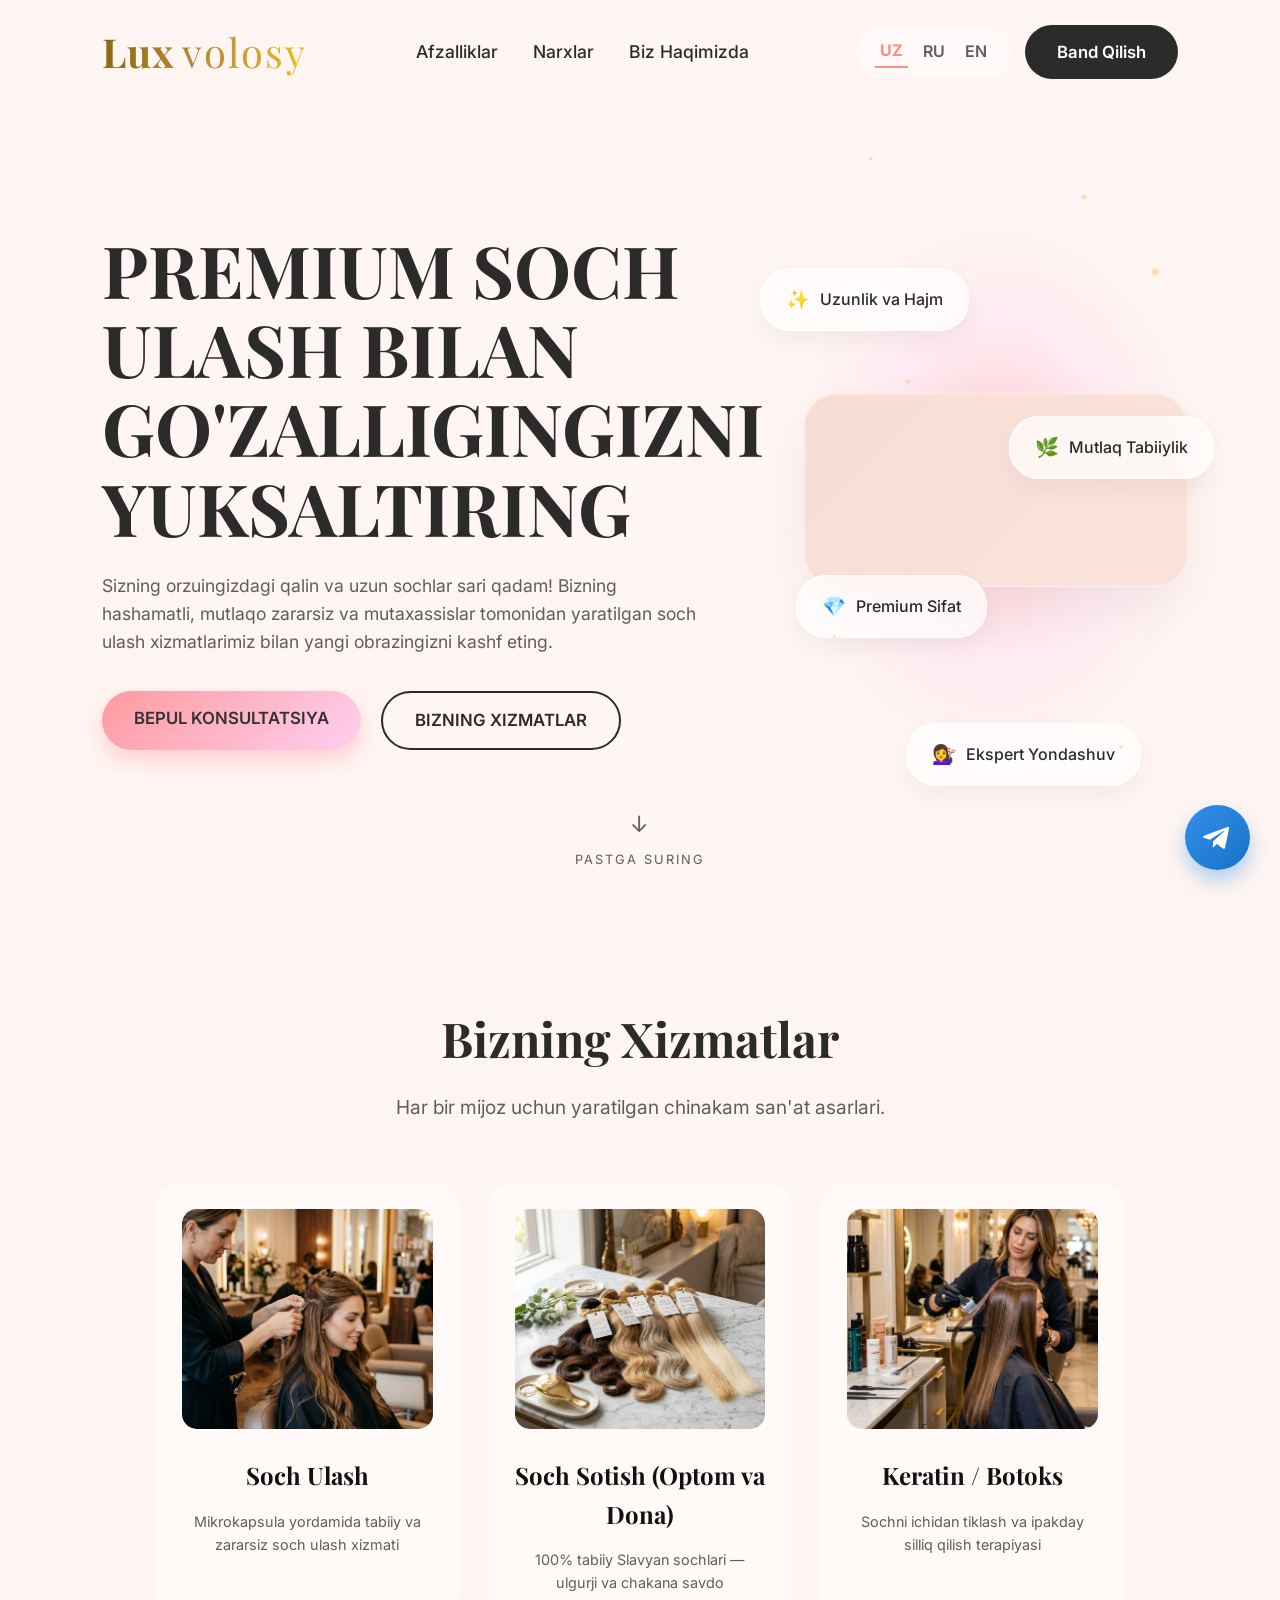
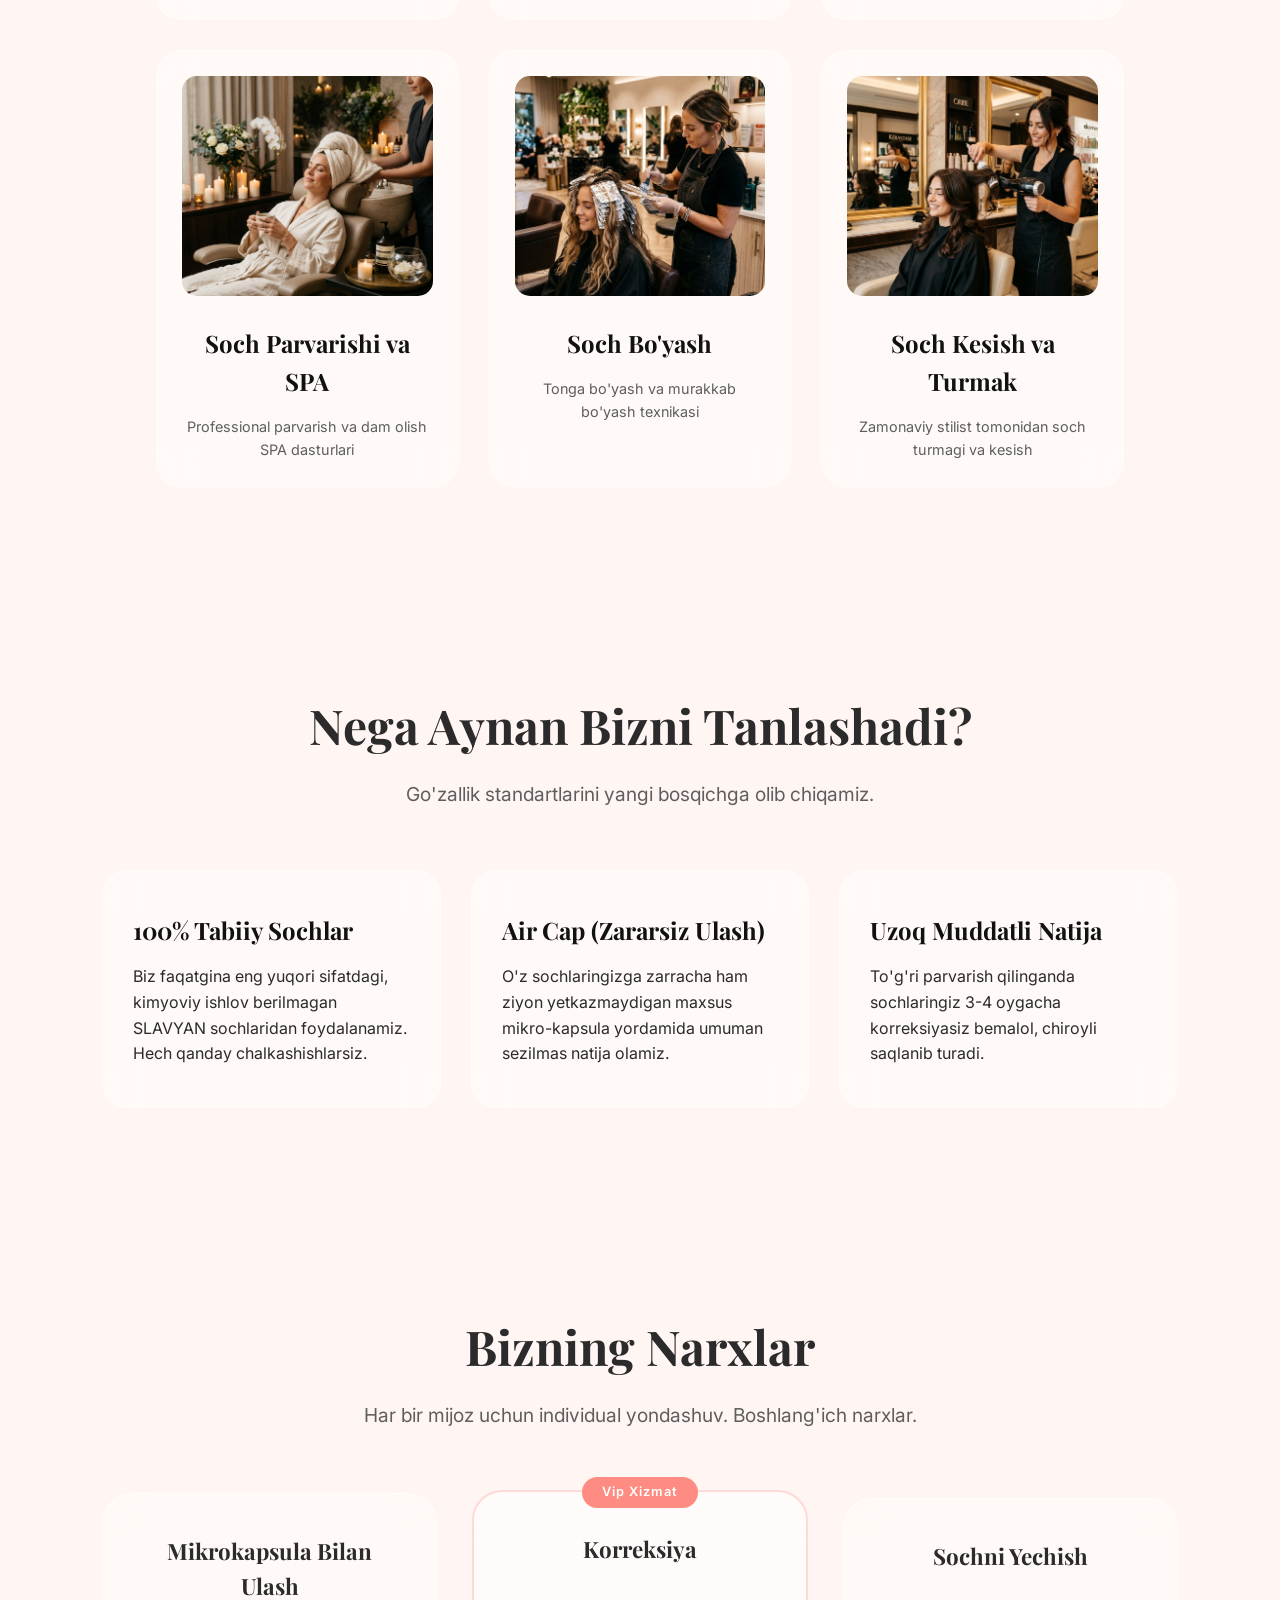
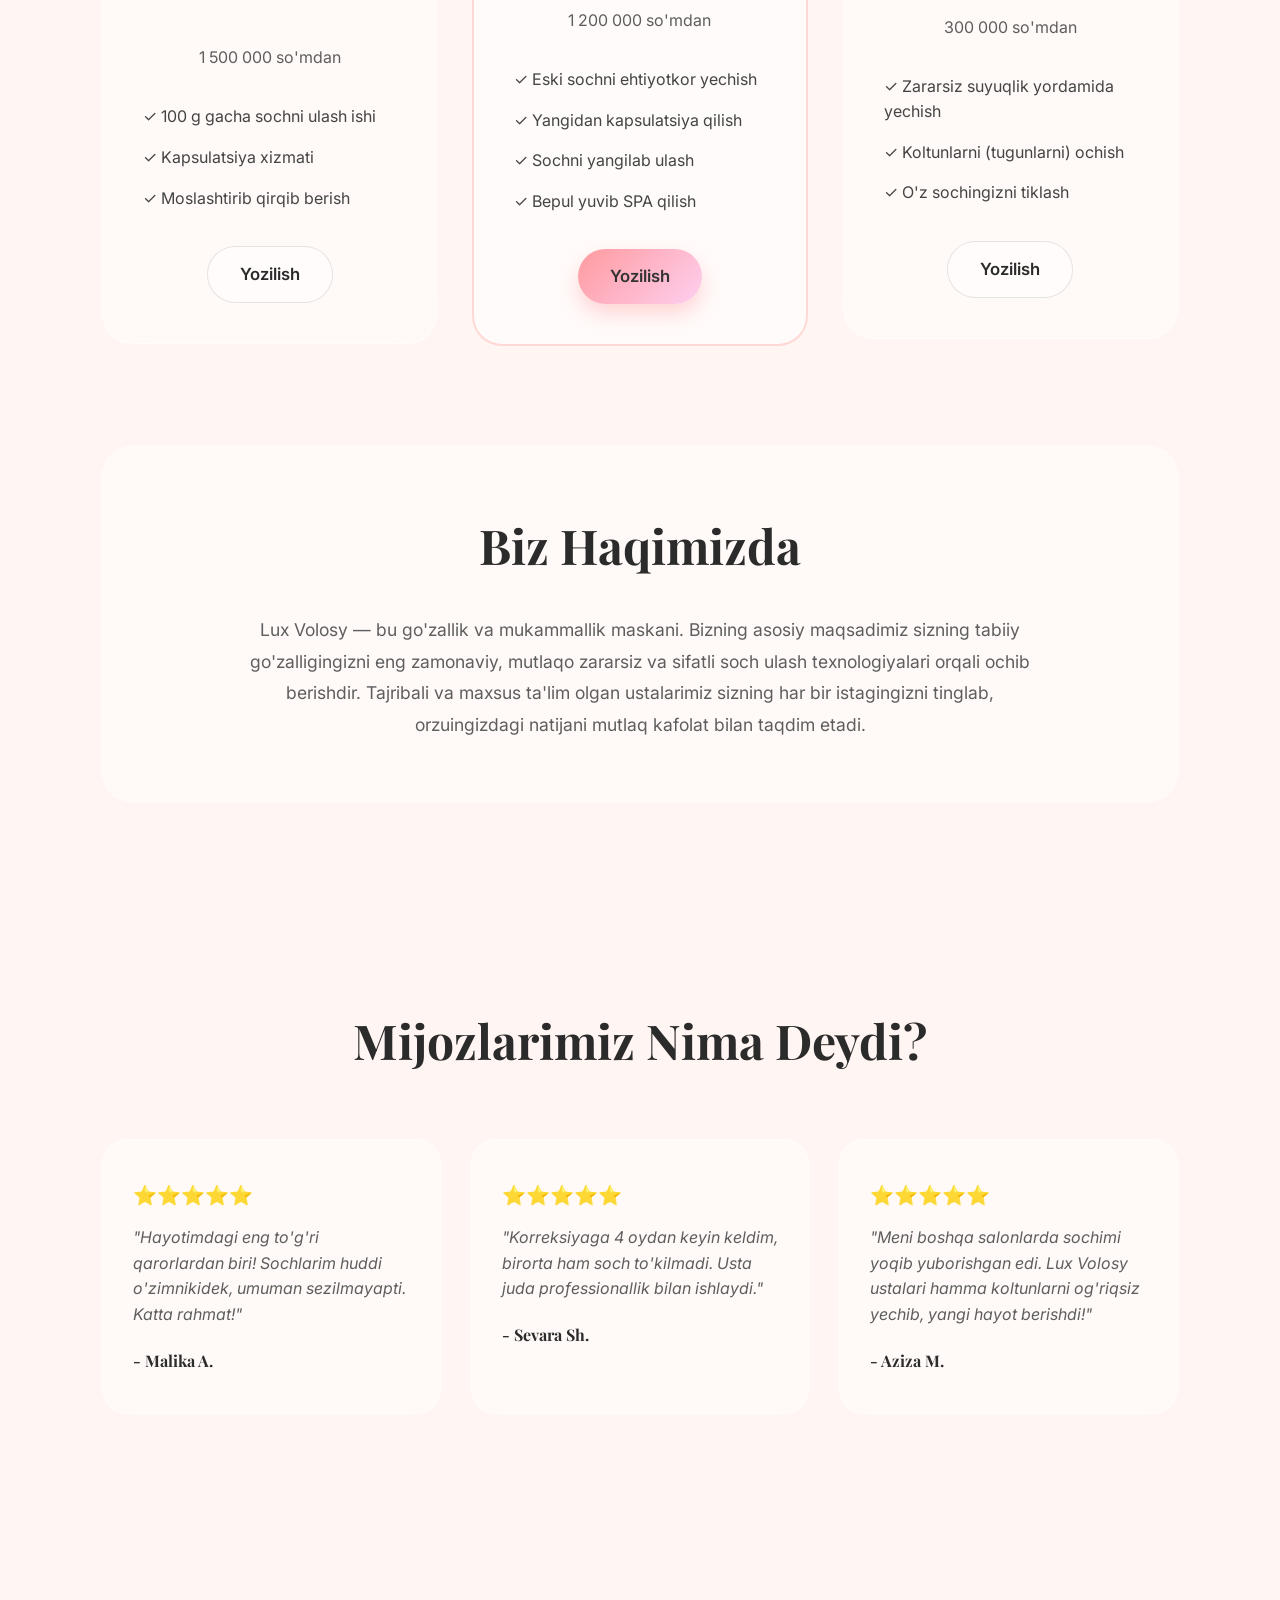
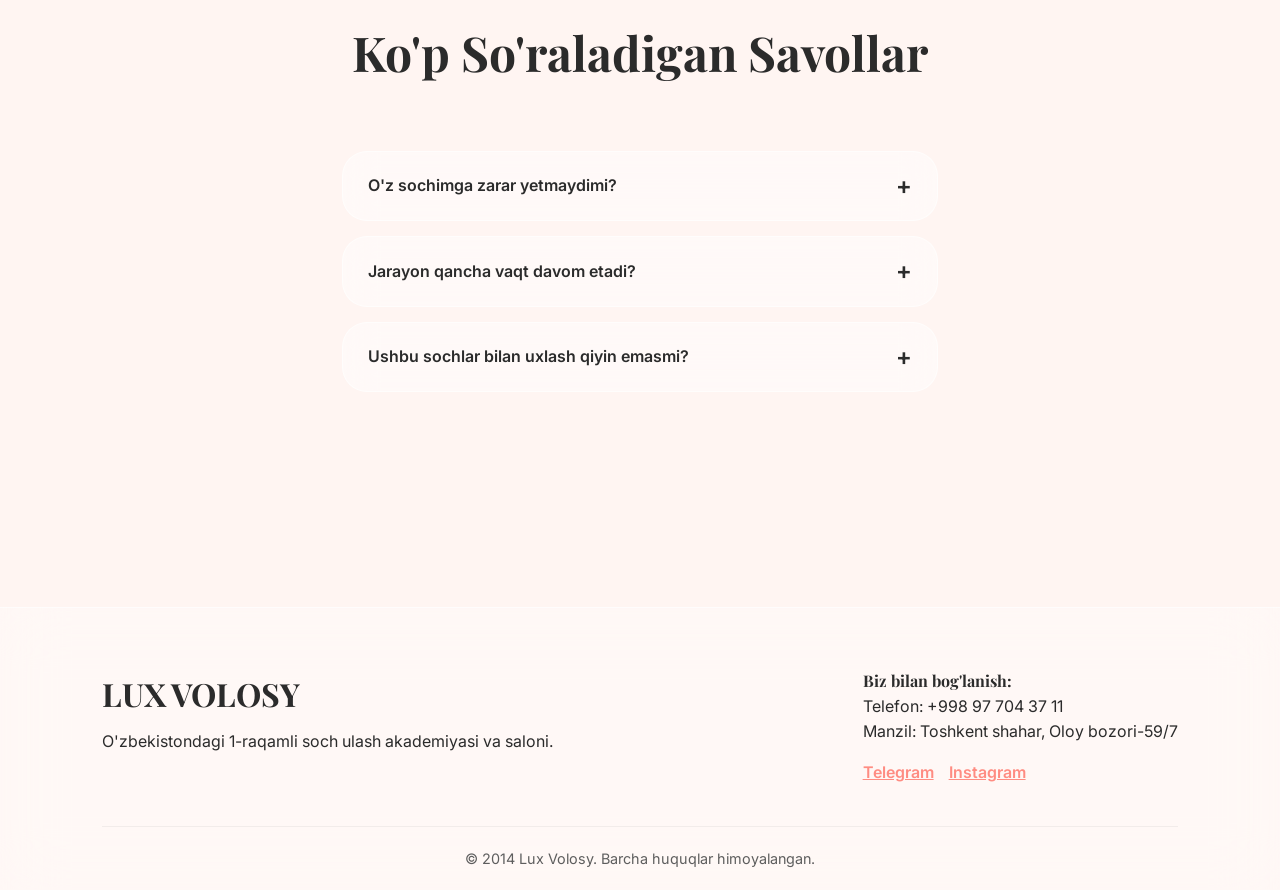
<file: index.html>
<!DOCTYPE html>
<html lang="uz">
<head>
    <meta charset="UTF-8">
    <meta name="viewport" content="width=device-width, initial-scale=1.0">
    <title>Lux Volosy - Premium Soch Ulash Toshkentda | Slavyan Sochlari</title>
    <meta name="description" content="Lux Volosy — Toshkentdagi eng sifatli premium soch ulash xizmati. 100% tabiiy Slavyan sochlari, mikrokapsulalar bilan zararsiz ulash. Keratin, botoks, soch parvarishi. ☎ +998 97 704 37 11">
    <meta name="keywords" content="soch ulash, soch ulash Toshkent, slavyan sochlari, premium soch, keratin, botoks, soch parvarishi, Lux Volosy, наращивание волос Ташкент, hair extensions Tashkent">
    <meta name="author" content="Lux Volosy">
    <meta name="robots" content="index, follow">
    <link rel="canonical" href="https://luxvolosy.uz/">
    
    <!-- Open Graph (Facebook, Telegram) -->
    <meta property="og:title" content="Lux Volosy - Premium Soch Ulash Toshkentda">
    <meta property="og:description" content="100% tabiiy Slavyan sochlari bilan professional soch ulash xizmati. Mikrokapsulalar, keratin, botoks va SPA.">
    <meta property="og:url" content="https://luxvolosy.uz/">
    <meta property="og:type" content="website">
    <meta property="og:locale" content="uz_UZ">
    <meta property="og:site_name" content="Lux Volosy">
    
    <!-- Twitter Card -->
    <meta name="twitter:card" content="summary_large_image">
    <meta name="twitter:title" content="Lux Volosy - Premium Soch Ulash Toshkentda">
    <meta name="twitter:description" content="100% tabiiy Slavyan sochlari bilan professional soch ulash xizmati.">
    
    <link rel="stylesheet" href="style.css?v=3">
    <link href="https://fonts.googleapis.com/css2?family=Playfair+Display:ital,wght@0,400;0,600;0,700;1,400&family=Inter:wght@300;400;500;600&display=swap" rel="stylesheet">
    <!-- Structured Data for Google Rich Results -->
    <script type="application/ld+json">
    {
        "@context": "https://schema.org",
        "@type": "BeautySalon",
        "name": "Lux Volosy",
        "description": "Toshkentdagi eng sifatli premium soch ulash xizmati. 100% tabiiy Slavyan sochlari, mikrokapsulalar bilan zararsiz ulash.",
        "url": "https://luxvolosy.uz",
        "telephone": "+998977043711",
        "email": "fazliddinakbarov13@gmail.com",
        "address": {
            "@type": "PostalAddress",
            "streetAddress": "Oloy bozori-59/7",
            "addressLocality": "Toshkent",
            "addressCountry": "UZ"
        },
        "geo": {
            "@type": "GeoCoordinates",
            "latitude": 41.3111,
            "longitude": 69.2797
        },
        "openingHoursSpecification": {
            "@type": "OpeningHoursSpecification",
            "dayOfWeek": ["Monday","Tuesday","Wednesday","Thursday","Friday","Saturday","Sunday"],
            "opens": "09:00",
            "closes": "21:00"
        },
        "priceRange": "$$",
        "aggregateRating": {
            "@type": "AggregateRating",
            "ratingValue": "5.0",
            "reviewCount": "150"
        },
        "sameAs": [
            "https://t.me/gulnoz9830",
            "https://www.instagram.com/luxvolosy_uz/"
        ],
        "hasOfferCatalog": {
            "@type": "OfferCatalog",
            "name": "Soch ulash xizmatlari",
            "itemListElement": [
                {
                    "@type": "Offer",
                    "itemOffered": {
                        "@type": "Service",
                        "name": "Mikrokapsulalar bilan soch ulash",
                        "description": "100% tabiiy Slavyan sochlari bilan professional soch ulash"
                    }
                },
                {
                    "@type": "Offer",
                    "itemOffered": {
                        "@type": "Service",
                        "name": "Korreksiya",
                        "description": "Ulangan sochlarni yangilash va korreksiya qilish"
                    }
                },
                {
                    "@type": "Offer",
                    "itemOffered": {
                        "@type": "Service",
                        "name": "Keratin va Botoks",
                        "description": "Sochni ichidan tiklash va ipakday silliq qilish terapiyasi"
                    }
                }
            ]
        }
    }
    </script>
</head>
<body>
    
    <!-- Background Shapes for Glassmorphism -->
    <div class="bg-shape bg-shape-1"></div>
    <div class="bg-shape bg-shape-2"></div>
    <div class="bg-shape bg-shape-3"></div>

    <!-- Navigation -->
    <nav class="navbar">
        <div class="logo gold-shimmer" style="display: flex; align-items: baseline; gap: 8px; font-family: 'Playfair Display', serif;">
            <span style="font-size: 2.5rem; font-weight: 700;">Lux</span>
            <span style="font-size: 2.5rem; font-weight: 300; letter-spacing: 2px;">volosy</span>
        </div>
        <ul class="nav-links">
            <li><a href="#benefits" data-i18n="nav_benefits">Afzalliklar</a></li>
            <li><a href="#pricing" data-i18n="nav_pricing">Narxlar</a></li>
            <li><a href="#about" data-i18n="nav_about">Biz Haqimizda</a></li>
        </ul>
        <div style="display: flex; gap: 15px; align-items: center;">
            <div class="lang-switcher">
                <span data-lang="uz" class="active">UZ</span>
                <span data-lang="ru">RU</span>
                <span data-lang="en">EN</span>
            </div>
            <a href="#contact" class="btn btn-primary" data-i18n="nav_btn">Band Qilish</a>
        </div>
        <div class="mobile-menu-btn">☰</div>
    </nav>

    <!-- Hero Section -->
    <section class="hero" id="home">
        <!-- Hero Texts -->
        <div class="hero-content">
            <h1 data-i18n="hero_title">PREMIUM SOCH ULASH BILAN GO'ZALLIGINGIZNI YUKSALTIRING</h1>
            <p data-i18n="hero_desc">Sizning orzuingizdagi qalin va uzun sochlar sari qadam! Bizning hashamatli, mutlaqo zararsiz va mutaxassislar tomonidan yaratilgan soch ulash xizmatlarimiz bilan yangi obrazingizni kashf eting.</p>
            <div class="hero-buttons">
                <a href="tel:+998977043711" class="btn btn-glow" data-i18n="hero_btn1">BEPUL KONSULTATSIYA</a>
                <a href="#services" class="btn btn-outline" data-i18n="hero_btn2">BIZNING XIZMATLAR</a>
            </div>
        </div>

        <div class="hero-visual">
            <div class="glass-card main-model-card welcome-nod" id="hero-girl" style="padding: 0; overflow: hidden; border-radius: 30px; height: auto; width: 350px; background: linear-gradient(135deg, #f8ddd4, #fce4dc);">
                <video src="./assets/hero_video.mp4" autoplay loop muted playsinline style="width: 100%; height: auto; display: block; border-radius: 20px; filter: saturate(1.05);"></video>
            </div>
            <!-- Sparkle particles -->
            <div class="sparkle" style="top: 5%; left: 15%;"></div>
            <div class="sparkle" style="top: 20%; right: 5%;"></div>
            <div class="sparkle" style="bottom: 30%; left: 5%;"></div>
            <div class="sparkle" style="top: 35%; left: 25%;"></div>
            <div class="sparkle" style="bottom: 15%; right: 15%;"></div>
            <div class="sparkle" style="top: 10%; right: 25%;"></div>
            <div class="floating-label label-1">
                <span class="icon">✨</span> <span data-i18n="label1">Uzunlik va Hajm</span>
            </div>
            <div class="floating-label label-2">
                <span class="icon">🌿</span> <span data-i18n="label2">Mutlaq Tabiiylik</span>
            </div>
            <div class="floating-label label-3">
                <span class="icon">💎</span> <span data-i18n="label3">Premium Sifat</span>
            </div>
            <div class="floating-label label-4">
                <span class="icon">💇‍♀️</span> <span data-i18n="label4">Ekspert Yondashuv</span>
            </div>
        </div>

        <!-- Scroll Down Indicator -->
        <div class="scroll-indicator">
            <span>↓</span>
            pastga suring
        </div>
    </section>

    <!-- Services / Portfolio Section -->
    <section class="services" id="services">
        <div class="section-title">
            <h2 data-i18n="services_title">Bizning Xizmatlar</h2>
            <p data-i18n="services_sub">Har bir mijoz uchun yaratilgan chinakam san'at asarlari.</p>
        </div>
        <div class="services-grid" style="display: grid; grid-template-columns: repeat(3, 1fr); gap: 30px; padding: 0 5%;">
            <div class="glass-box" style="text-align: center; padding: 25px; cursor: pointer; transition: transform 0.3s;">
                <img src="./assets/srv_hair_extensions.png" alt="Soch Ulash" style="width: 100%; height: 220px; object-fit: cover; border-radius: 15px; margin-bottom: 20px;">
                <h3 data-i18n="srv1_title">Soch Ulash</h3>
                <p style="color: var(--text-muted); font-size: 0.9rem;" data-i18n="srv1_desc">Mikrokapsula yordamida tabiiy va zararsiz soch ulash xizmati</p>
            </div>
            <div class="glass-box" style="text-align: center; padding: 25px; cursor: pointer; transition: transform 0.3s;">
                <img src="./assets/srv_hair_wholesale.png" alt="Soch Sotish" style="width: 100%; height: 220px; object-fit: cover; border-radius: 15px; margin-bottom: 20px;">
                <h3 data-i18n="srv2_title">Soch Sotish (Optom va Dona)</h3>
                <p style="color: var(--text-muted); font-size: 0.9rem;" data-i18n="srv2_desc">100% tabiiy Slavyan sochlari — ulgurji va chakana savdo</p>
            </div>
            <div class="glass-box" style="text-align: center; padding: 25px; cursor: pointer; transition: transform 0.3s;">
                <img src="./assets/srv_keratin_botox.png" alt="Keratin va Botoks" style="width: 100%; height: 220px; object-fit: cover; border-radius: 15px; margin-bottom: 20px;">
                <h3 data-i18n="srv3_title">Keratin / Botoks</h3>
                <p style="color: var(--text-muted); font-size: 0.9rem;" data-i18n="srv3_desc">Sochni ichidan tiklash va ipakday silliq qilish terapiyasi</p>
            </div>
            <div class="glass-box" style="text-align: center; padding: 25px; cursor: pointer; transition: transform 0.3s;">
                <img src="./assets/srv_hair_spa.png" alt="Soch Parvarishi va SPA" style="width: 100%; height: 220px; object-fit: cover; border-radius: 15px; margin-bottom: 20px;">
                <h3 data-i18n="srv4_title">Soch Parvarishi va SPA</h3>
                <p style="color: var(--text-muted); font-size: 0.9rem;" data-i18n="srv4_desc">Professional parvarish va dam olish SPA dasturlari</p>
            </div>
            <div class="glass-box" style="text-align: center; padding: 25px; cursor: pointer; transition: transform 0.3s;">
                <img src="./assets/srv_hair_coloring.png" alt="Soch Bo'yash" style="width: 100%; height: 220px; object-fit: cover; border-radius: 15px; margin-bottom: 20px;">
                <h3 data-i18n="srv5_title">Soch Bo'yash</h3>
                <p style="color: var(--text-muted); font-size: 0.9rem;" data-i18n="srv5_desc">Tonga bo'yash va murakkab bo'yash texnikasi</p>
            </div>
            <div class="glass-box" style="text-align: center; padding: 25px; cursor: pointer; transition: transform 0.3s;">
                <img src="./assets/srv_haircut_styling.png" alt="Soch Kesish va Turmak" style="width: 100%; height: 220px; object-fit: cover; border-radius: 15px; margin-bottom: 20px;">
                <h3 data-i18n="srv6_title">Soch Kesish va Turmak</h3>
                <p style="color: var(--text-muted); font-size: 0.9rem;" data-i18n="srv6_desc">Zamonaviy stilist tomonidan soch turmagi va kesish</p>
            </div>
        </div>
    </section>

    <!-- Info/Benefits Section -->
    <section class="benefits" id="benefits">
        <div class="section-title">
            <h2 data-i18n="benefits_title">Nega Aynan Bizni Tanlashadi?</h2>
            <p data-i18n="benefits_sub">Go'zallik standartlarini yangi bosqichga olib chiqamiz.</p>
        </div>
        <div class="benefits-grid">
            <div class="glass-box">
                <h3 data-i18n="ben1_title">100% Tabiiy Sochlar</h3>
                <p data-i18n="ben1_desc">Biz faqatgina eng yuqori sifatdagi, kimyoviy ishlov berilmagan SLAVYAN sochlaridan foydalanamiz. Hech qanday chalkashishlarsiz.</p>
            </div>
            <div class="glass-box">
                <h3 data-i18n="ben2_title">Air Cap (Zararsiz Ulash)</h3>
                <p data-i18n="ben2_desc">O'z sochlaringizga zarracha ham ziyon yetkazmaydigan maxsus mikro-kapsula yordamida umuman sezilmas natija olamiz.</p>
            </div>
            <div class="glass-box">
                <h3 data-i18n="ben3_title">Uzoq Muddatli Natija</h3>
                <p data-i18n="ben3_desc">To'g'ri parvarish qilinganda sochlaringiz 3-4 oygacha korreksiyasiz bemalol, chiroyli saqlanib turadi.</p>
            </div>
        </div>
    </section>

    <!-- Pricing Section -->
    <section class="pricing" id="pricing">
        <div class="section-title">
            <h2 data-i18n="pricing_title">Bizning Narxlar</h2>
            <p data-i18n="pricing_sub">Har bir mijoz uchun individual yondashuv. Boshlang'ich narxlar.</p>
        </div>
        <div class="pricing-cards">
            <div class="glass-pricing-card">
                <h4 data-i18n="pr1_title">Mikrokapsula Bilan Ulash</h4>
                <div class="price"><span data-i18n="pr1_price">1 500 000 </span><span class="currency" data-i18n="pr1_currency">so'mdan</span></div>
                <ul>
                    <li data-i18n="pr1_li1">✓ 100 g gacha sochni ulash ishi</li>
                    <li data-i18n="pr1_li2">✓ Kapsulatsiya xizmati</li>
                    <li data-i18n="pr1_li3">✓ Moslashtirib qirqib berish</li>
                </ul>
                <a href="#contact" class="btn btn-outline-dark" data-i18n="pr_btn">Yozilish</a>
            </div>
            <div class="glass-pricing-card popular">
                <div class="badge" data-i18n="pr2_badge">Vip Xizmat</div>
                <h4 data-i18n="pr2_title">Korreksiya</h4>
                <div class="price"><span data-i18n="pr2_price">1 200 000 </span><span class="currency" data-i18n="pr2_currency">so'mdan</span></div>
                <ul>
                    <li data-i18n="pr2_li1">✓ Eski sochni ehtiyotkor yechish</li>
                    <li data-i18n="pr2_li2">✓ Yangidan kapsulatsiya qilish</li>
                    <li data-i18n="pr2_li3">✓ Sochni yangilab ulash</li>
                    <li data-i18n="pr2_li4">✓ Bepul yuvib SPA qilish</li>
                </ul>
                <a href="#contact" class="btn btn-glow" data-i18n="pr_btn">Yozilish</a>
            </div>
            <div class="glass-pricing-card">
                <h4 data-i18n="pr3_title">Sochni Yechish</h4>
                <div class="price"><span data-i18n="pr3_price">300 000 </span><span class="currency" data-i18n="pr3_currency">so'mdan</span></div>
                <ul>
                    <li data-i18n="pr3_li1">✓ Zararsiz suyuqlik yordamida yechish</li>
                    <li data-i18n="pr3_li2">✓ Koltunlarni (tugunlarni) ochish</li>
                    <li data-i18n="pr3_li3">✓ O'z sochingizni tiklash</li>
                </ul>
                <a href="#contact" class="btn btn-outline-dark" data-i18n="pr_btn">Yozilish</a>
            </div>
        </div>
    </section>

    <!-- About Section -->
    <section class="about glass-box" id="about" style="margin: 0 8% 100px; padding: 60px; text-align: center; border-radius: 30px;">
        <div class="section-title" style="margin-bottom: 30px;">
            <h2 data-i18n="about_title">Biz Haqimizda</h2>
        </div>
        <p data-i18n="about_desc" style="font-size: 1.1rem; color: var(--text-muted); max-width: 800px; margin: 0 auto; line-height: 1.8;">
            Lux Volosy — bu go'zallik va mukammallik maskani. Bizning asosiy maqsadimiz sizning tabiiy go'zalligingizni eng zamonaviy, mutlaqo zararsiz va sifatli soch ulash texnologiyalari orqali ochib berishdir. Tajribali va maxsus ta'lim olgan ustalarimiz sizning har bir istagingizni tinglab, orzuingizdagi natijani mutlaq kafolat bilan taqdim etadi.
        </p>
    </section>

    <!-- Testimonials Section -->
    <section class="testimonials" id="testimonials">
        <div class="section-title">
            <h2 data-i18n="testi_title">Mijozlarimiz Nima Deydi?</h2>
        </div>
        <div class="testimonials-grid">
            <div class="glass-box">
                <div class="stars">⭐⭐⭐⭐⭐</div>
                <p data-i18n="testi_1">"Hayotimdagi eng to'g'ri qarorlardan biri! Sochlarim huddi o'zimnikidek, umuman sezilmayapti. Katta rahmat!"</p>
                <h4>- Malika A.</h4>
            </div>
            <div class="glass-box">
                <div class="stars">⭐⭐⭐⭐⭐</div>
                <p data-i18n="testi_2">"Korreksiyaga 4 oydan keyin keldim, birorta ham soch to'kilmadi. Usta juda professionallik bilan ishlaydi."</p>
                <h4>- Sevara Sh.</h4>
            </div>
            <div class="glass-box">
                <div class="stars">⭐⭐⭐⭐⭐</div>
                <p data-i18n="testi_3">"Meni boshqa salonlarda sochimi yoqib yuborishgan edi. Lux Volosy ustalari hamma koltunlarni og'riqsiz yechib, yangi hayot berishdi!"</p>
                <h4>- Aziza M.</h4>
            </div>
        </div>
    </section>

    <!-- FAQ Section -->
    <section class="faq" id="faq" style="max-width: 800px; margin: 0 auto 100px;">
        <div class="section-title">
            <h2 data-i18n="faq_title">Ko'p So'raladigan Savollar</h2>
        </div>
        
        <div class="accordion">
            <div class="accordion-item glass-box" style="padding: 15px 25px; margin-bottom: 15px; cursor: pointer;">
                <div class="accordion-header" style="display: flex; justify-content: space-between; align-items: center; font-weight: 600;">
                    <span data-i18n="faq_q1">O'z sochimga zarar yetmaydimi?</span>
                    <span class="icon" style="font-size: 1.5rem; transition: 0.3s;">+</span>
                </div>
                <div class="accordion-content" style="max-height: 0; overflow: hidden; transition: max-height 0.3s ease;">
                    <p data-i18n="faq_a1" style="padding-top: 15px; color: var(--text-muted); border-top: 1px solid rgba(0,0,0,0.05); margin-top: 10px;">Mutlaqo zararsiz! Biz eng mayda (mikro) kapsulalardan foydalanamiz, bu sizning ildizingizga og'irlik tushirmaydi.</p>
                </div>
            </div>

            <div class="accordion-item glass-box" style="padding: 15px 25px; margin-bottom: 15px; cursor: pointer;">
                <div class="accordion-header" style="display: flex; justify-content: space-between; align-items: center; font-weight: 600;">
                    <span data-i18n="faq_q2">Jarayon qancha vaqt davom etadi?</span>
                    <span class="icon" style="font-size: 1.5rem; transition: 0.3s;">+</span>
                </div>
                <div class="accordion-content" style="max-height: 0; overflow: hidden; transition: max-height 0.3s ease;">
                    <p data-i18n="faq_a2" style="padding-top: 15px; color: var(--text-muted); border-top: 1px solid rgba(0,0,0,0.05); margin-top: 10px;">O'rtacha 2-3 soat davom etadi. Qancha gramm va uzunlik tanlanishiga qarab biroz o'zgarishi mumkin.</p>
                </div>
            </div>

            <div class="accordion-item glass-box" style="padding: 15px 25px; margin-bottom: 15px; cursor: pointer;">
                <div class="accordion-header" style="display: flex; justify-content: space-between; align-items: center; font-weight: 600;">
                    <span data-i18n="faq_q3">Ushbu sochlar bilan uxlash qiyin emasmi?</span>
                    <span class="icon" style="font-size: 1.5rem; transition: 0.3s;">+</span>
                </div>
                <div class="accordion-content" style="max-height: 0; overflow: hidden; transition: max-height 0.3s ease;">
                    <p data-i18n="faq_a3" style="padding-top: 15px; color: var(--text-muted); border-top: 1px solid rgba(0,0,0,0.05); margin-top: 10px;">Umuman qiyin emas. Birinchi 1-2 kunda ozgina g'alati tuyulishi mumkin, lekin tezda organib ketasiz va umuman yotganda xalaqit bermaydi.</p>
                </div>
            </div>
        </div>
    </section>

    <!-- Footer -->
    <footer id="contact" class="glass-footer">
        <div class="footer-content">
            <div class="footer-brand">
                <h3>LUX VOLOSY</h3>
                <p data-i18n="footer_brand">O'zbekistondagi 1-raqamli soch ulash akademiyasi va saloni.</p>
            </div>
            <div class="footer-links">
                <h4 data-i18n="footer_contact">Biz bilan bog'lanish:</h4>
                <p data-i18n="footer_phone">Telefon: +998 97 704 37 11</p>
                <p data-i18n="footer_address">Manzil: Toshkent shahar, Oloy bozori-59/7</p>
                <div class="socials">
                    <a href="https://t.me/gulnoz9830" target="_blank" style="text-decoration: underline; cursor: pointer;">Telegram</a>
                    <a href="https://www.instagram.com/luxvolosy_uz/" target="_blank" style="text-decoration: underline; cursor: pointer;">Instagram</a>
                </div>
            </div>
        </div>
        <div class="copyright" data-i18n="footer_copy">
            © 2014 Lux Volosy. Barcha huquqlar himoyalangan.
        </div>
    </footer>

    <script src="i18n.js?v=106"></script>
    <script src="script.js?v=102"></script>

    <!-- Floating Telegram Button -->
    <a href="https://t.me/gulnoz9830" target="_blank" class="float-btn" style="box-shadow: 0 10px 20px rgba(51, 144, 236, 0.4); background: linear-gradient(135deg, #3390ec 0%, #1771c5 100%);">
        <svg viewBox="0 0 448 512" width="30" height="30" fill="white" style="margin-right:4px;">
            <path d="M446.7 98.6l-67.6 318.8c-5.1 22.5-18.4 28.1-37.3 17.5l-103-75.9-49.7 47.8c-5.5 5.5-10.1 10.1-20.7 10.1l7.4-104.9 190.9-172.5c8.3-7.4-1.8-11.5-12.9-4.1L117.8 284 16.2 252.2c-22.1-6.9-22.5-22.1 4.6-32.7L418.2 66.4c18.4-6.9 34.5 4.1 28.5 32.2z"/>
        </svg>
    </a>
</body>
</html>
</file>
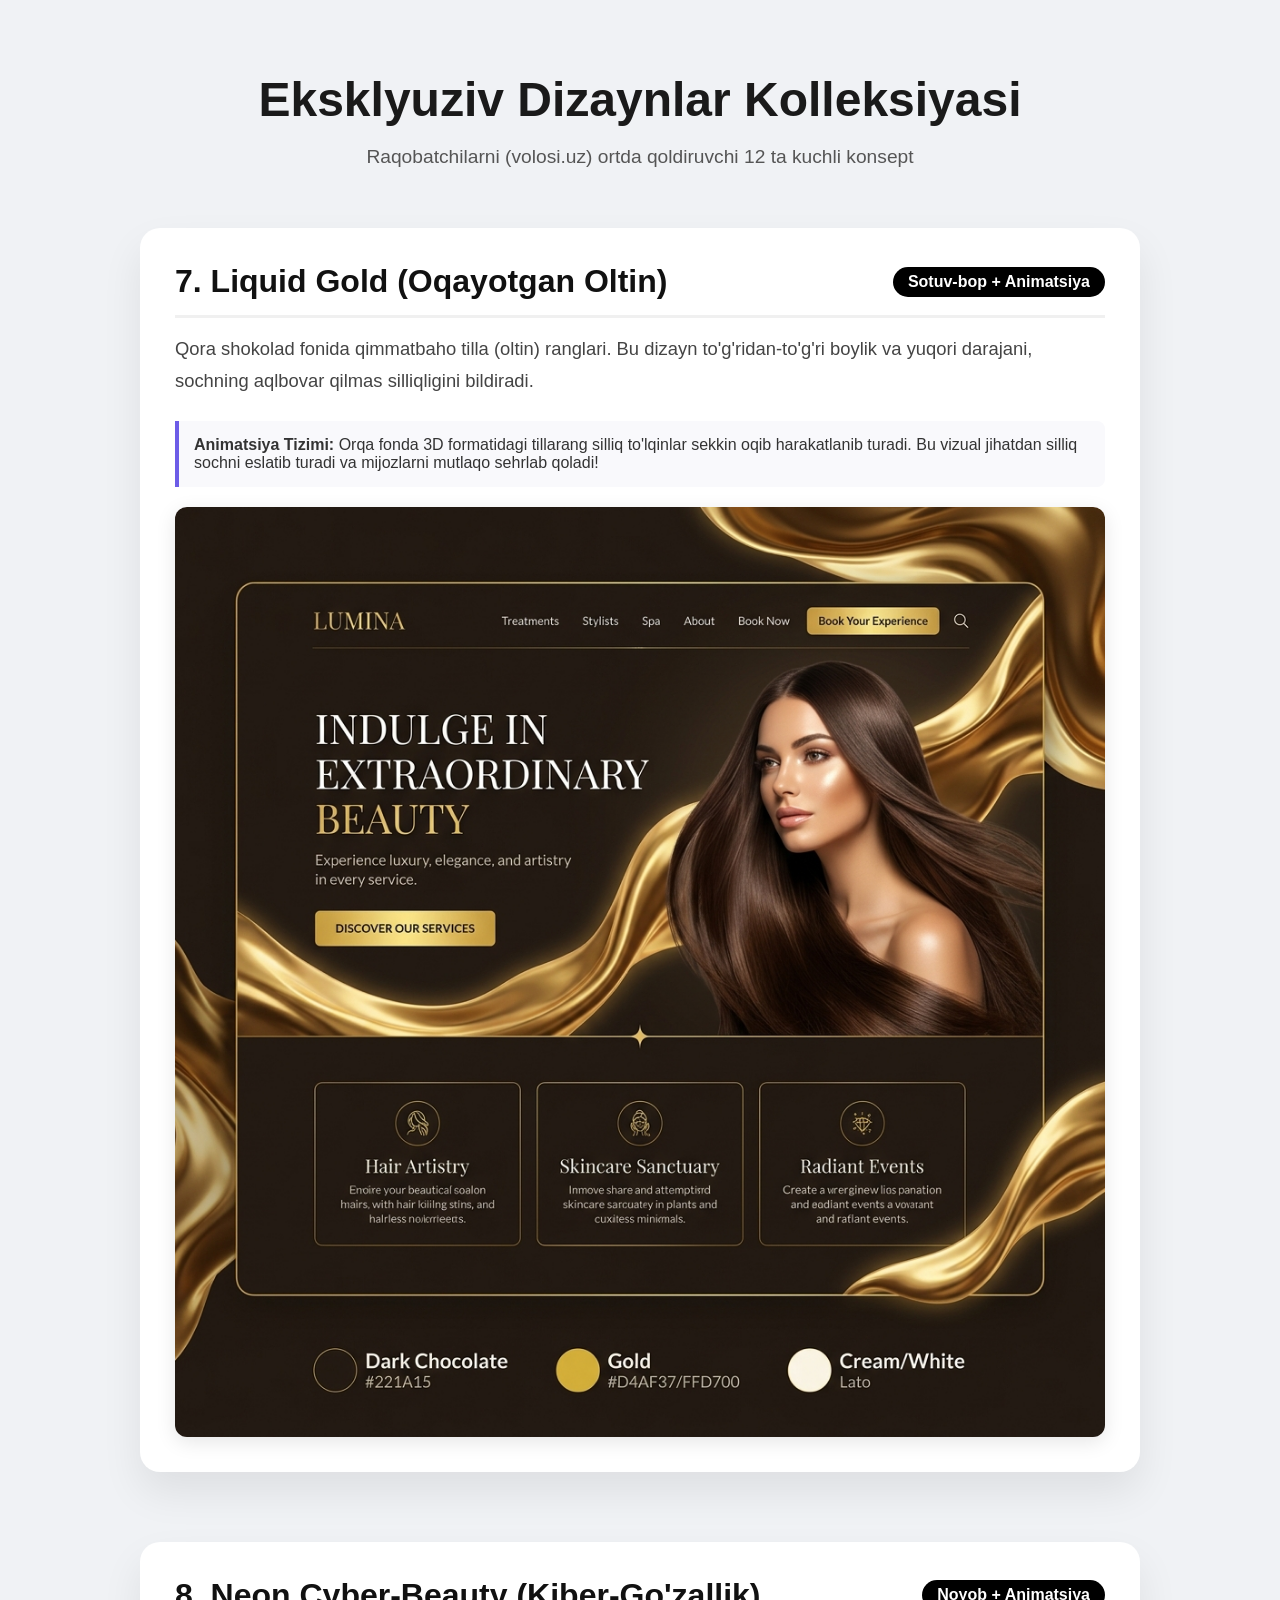
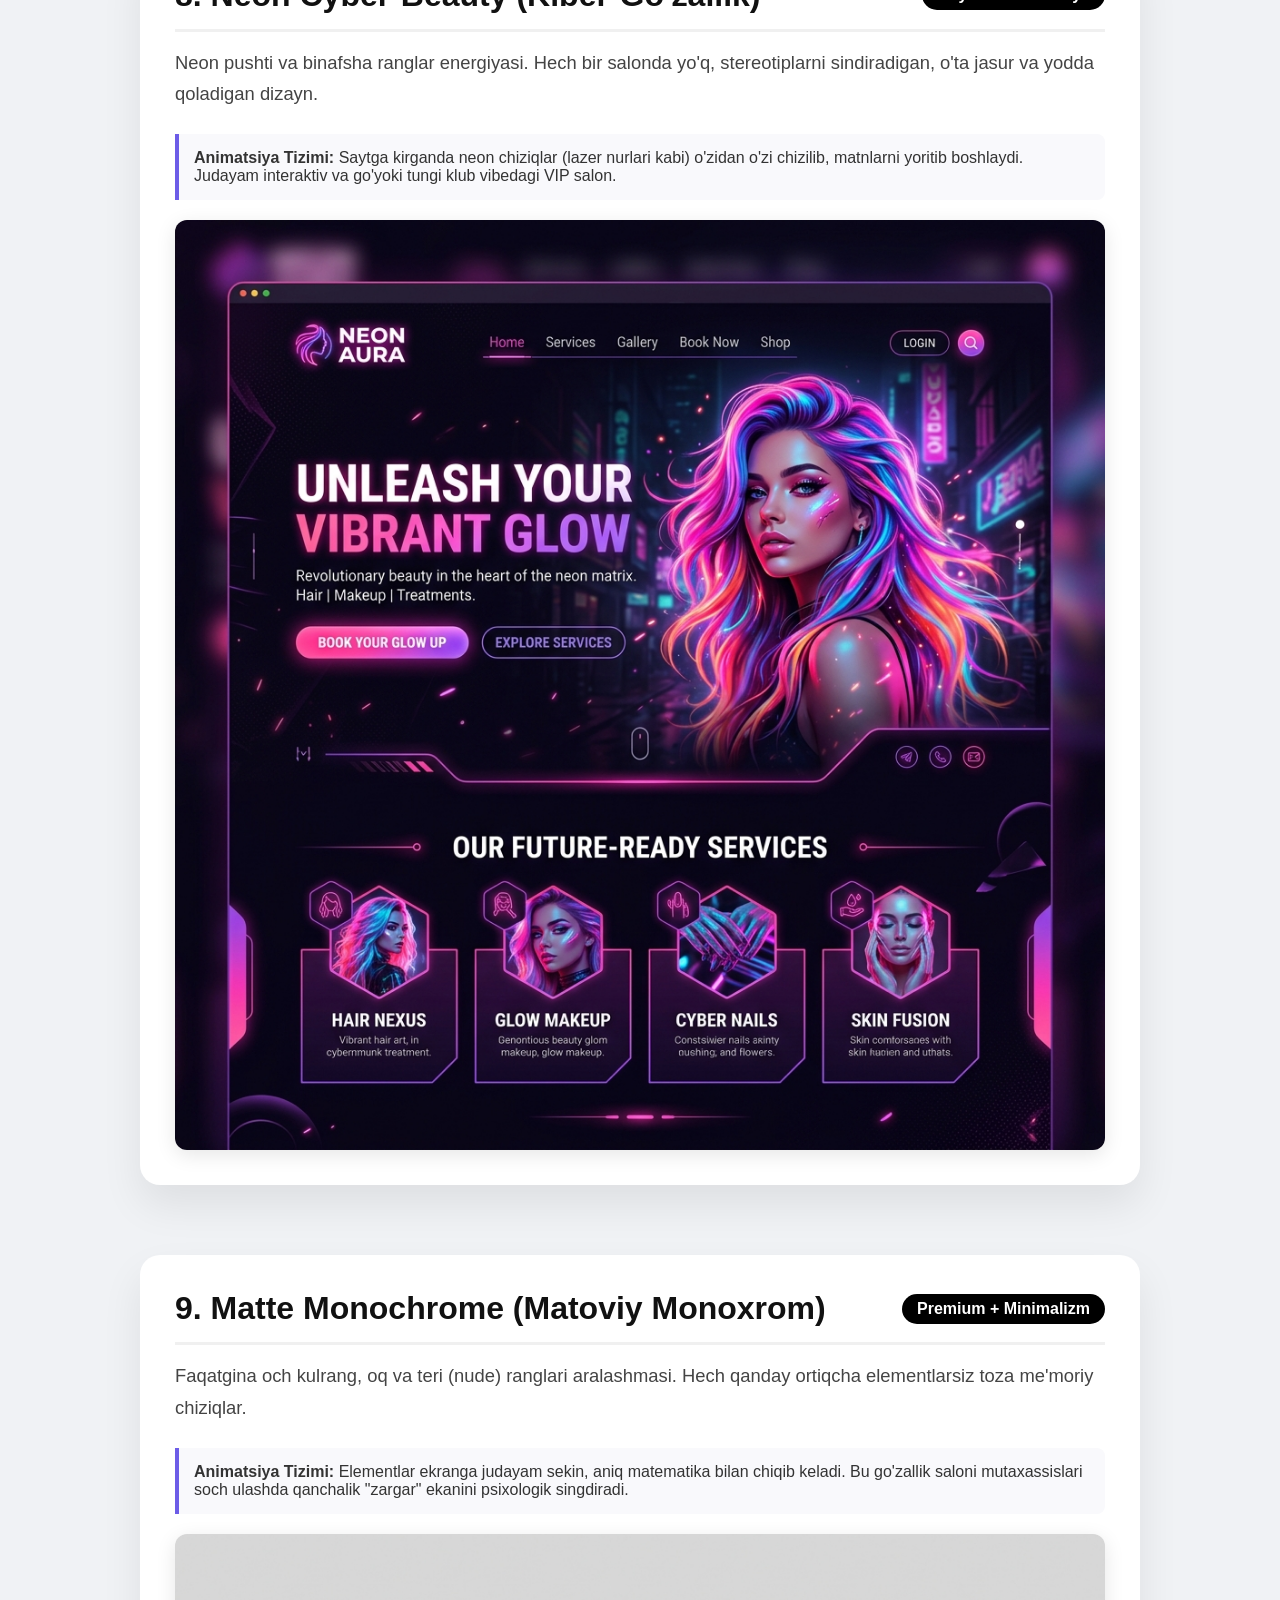
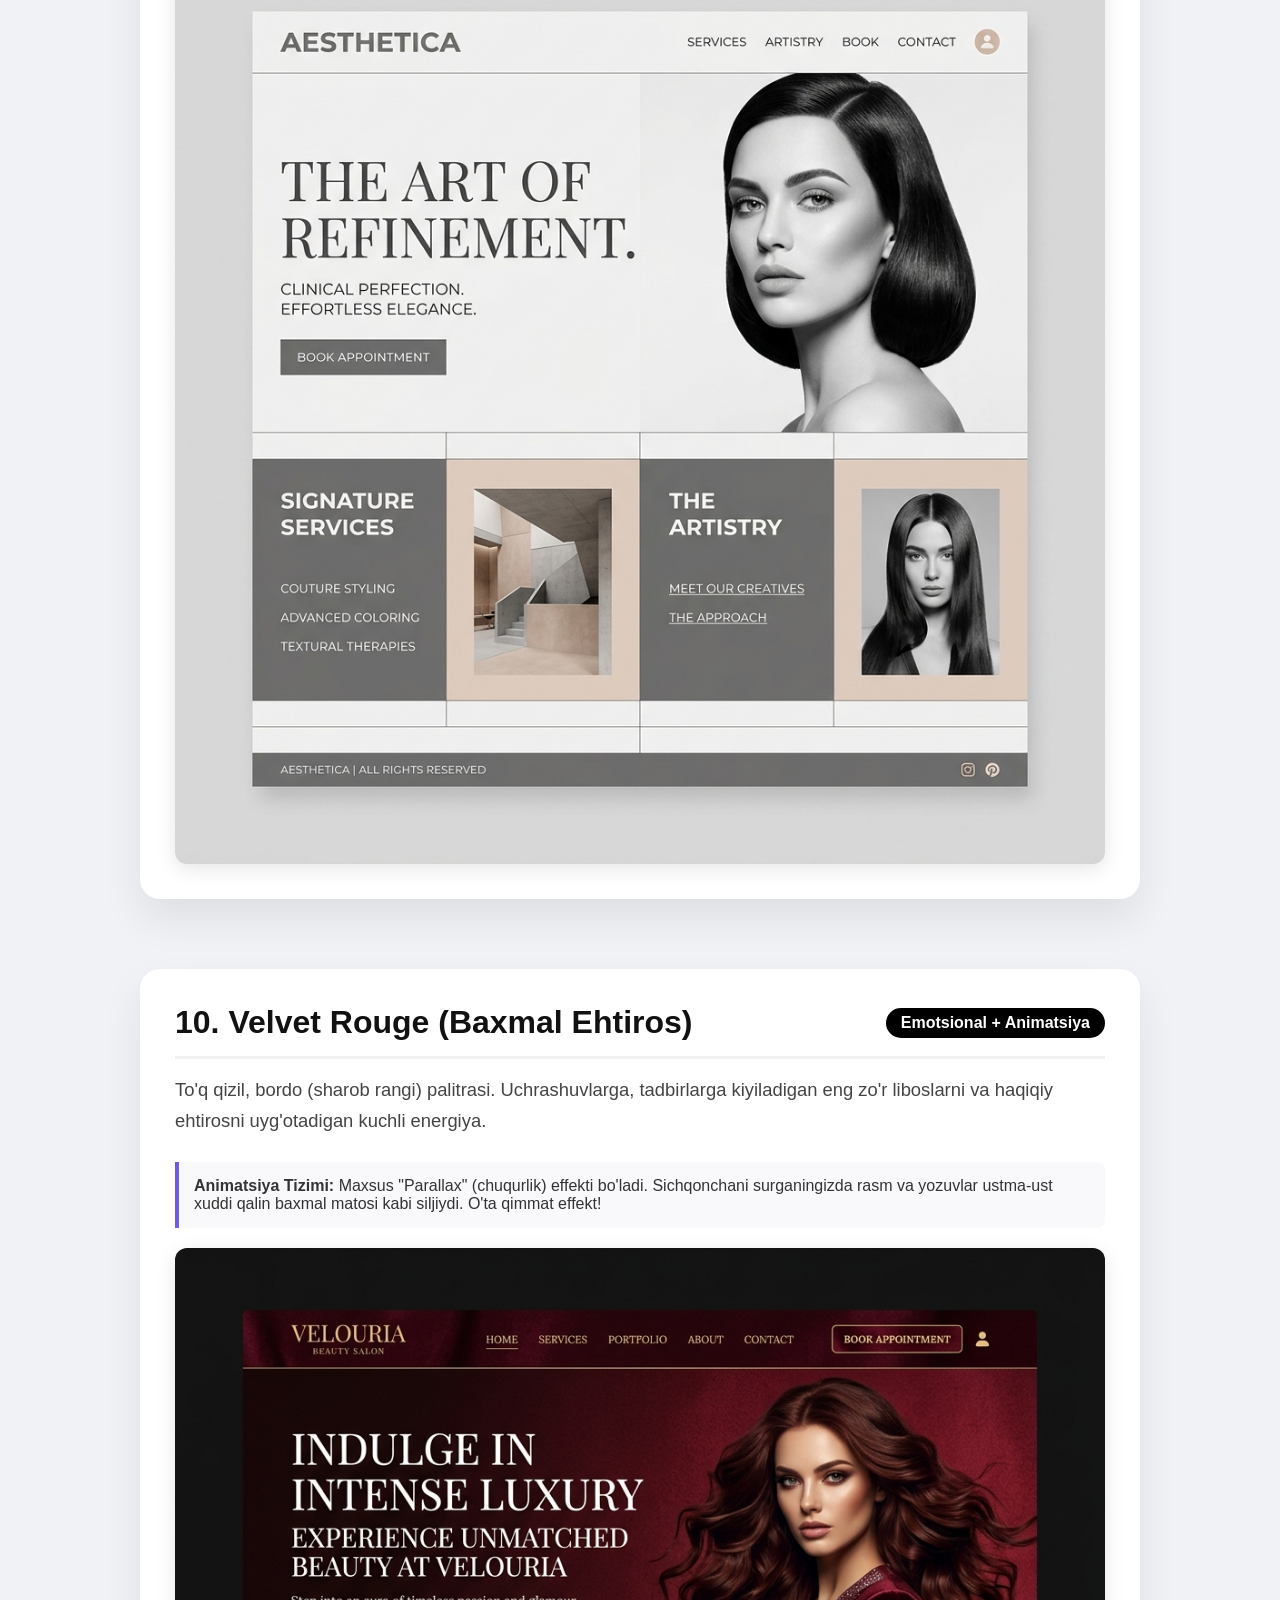
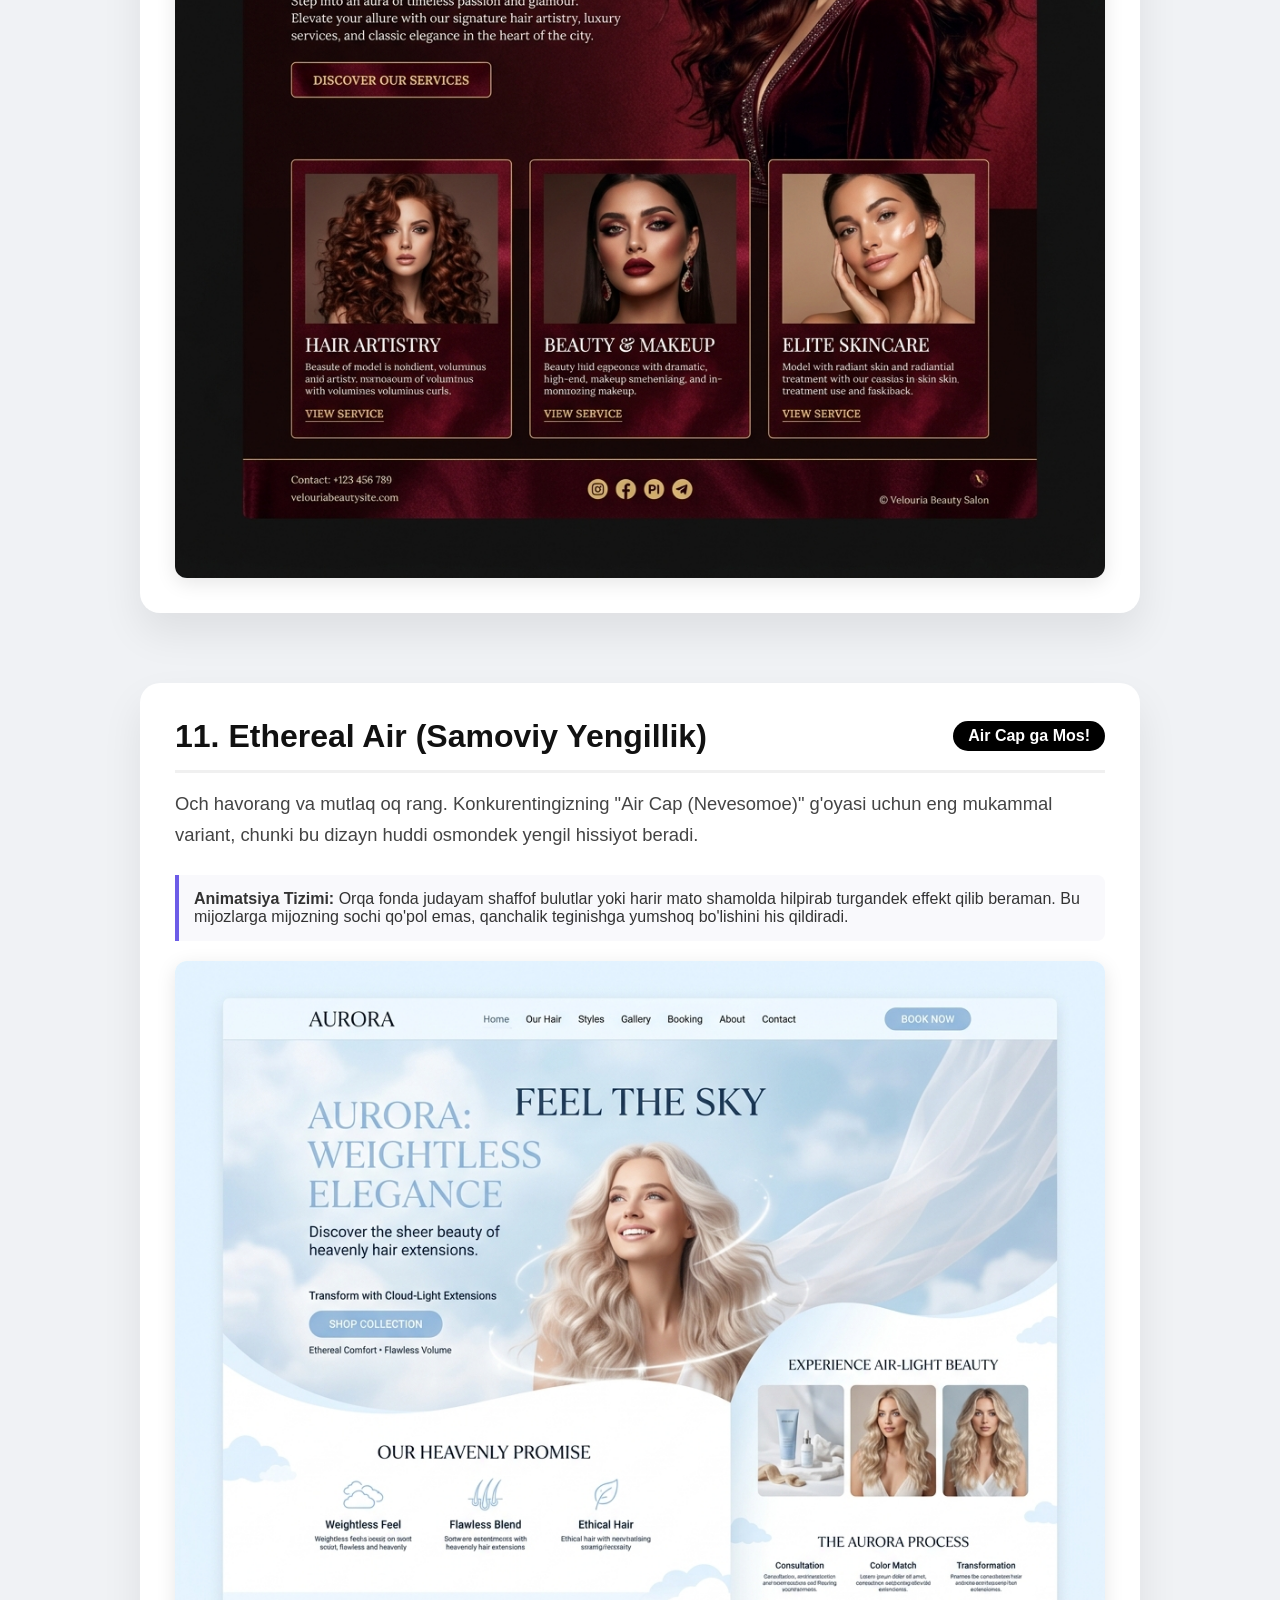
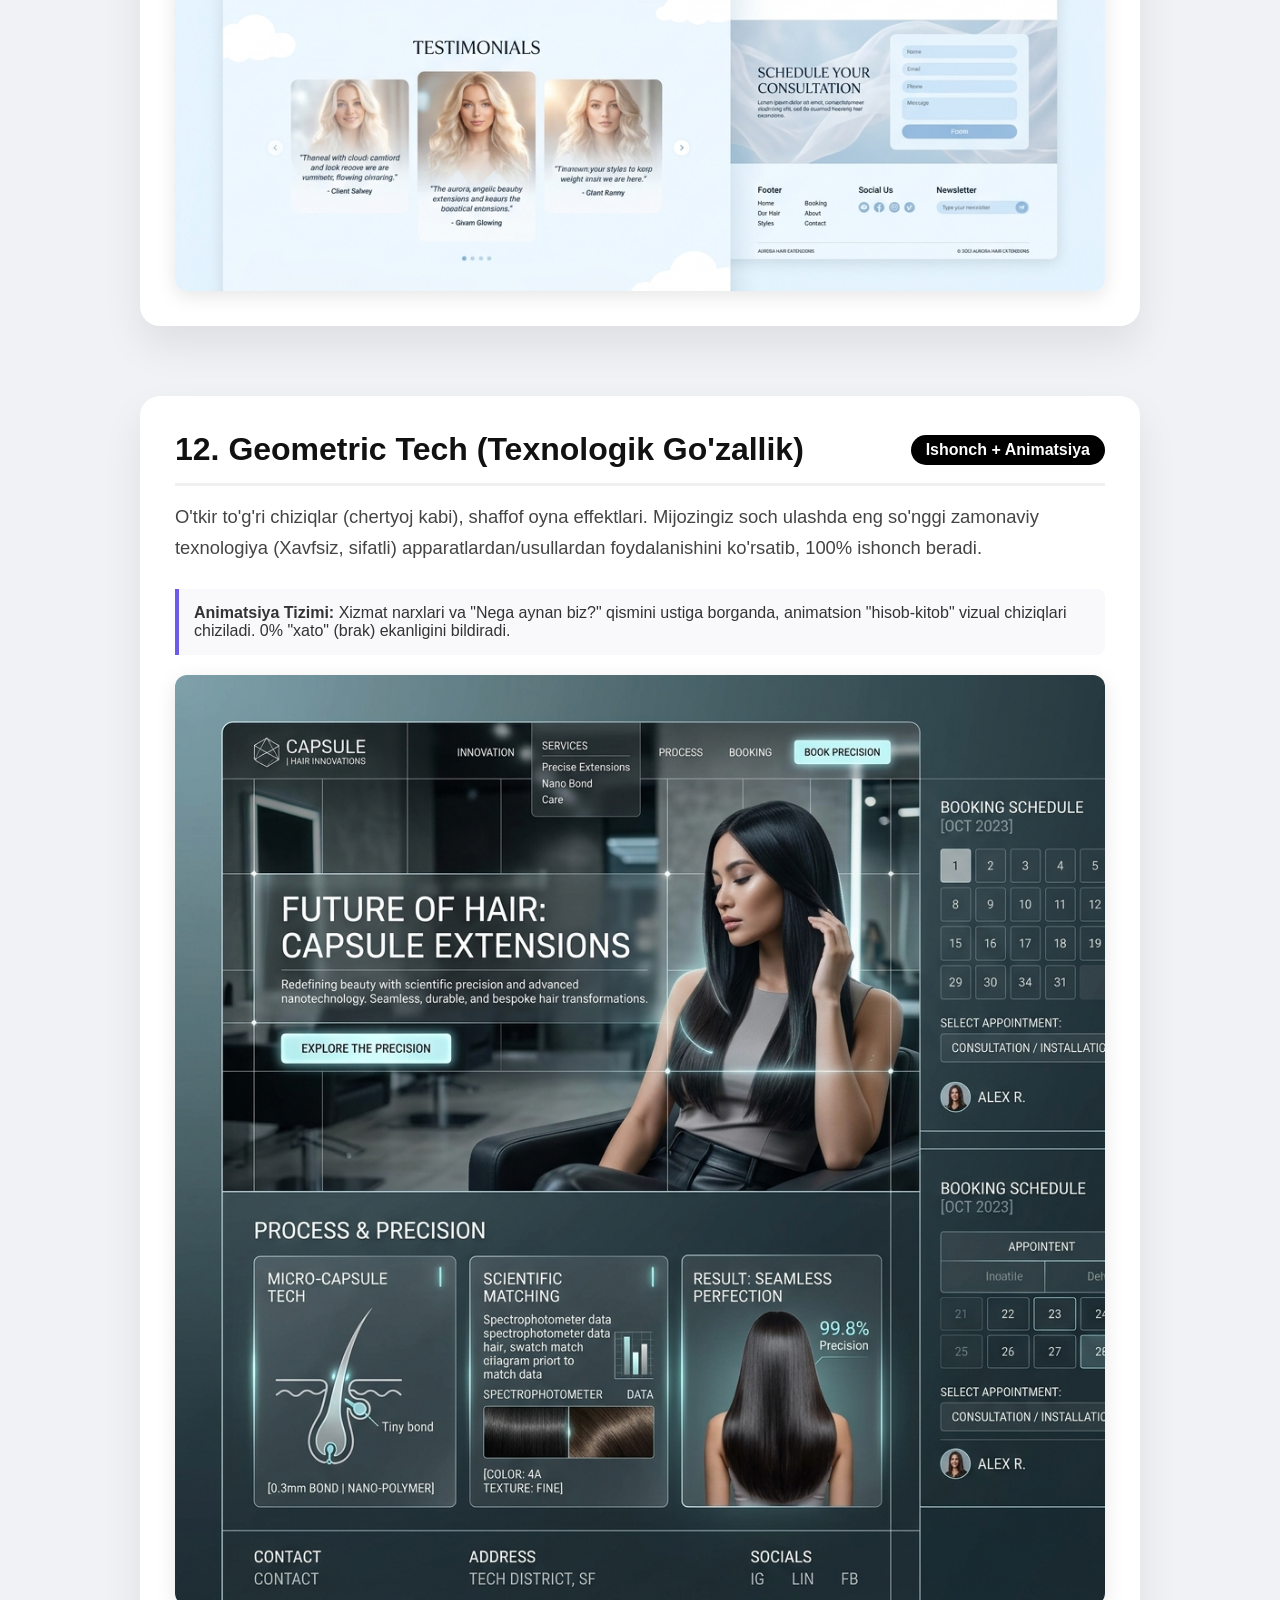
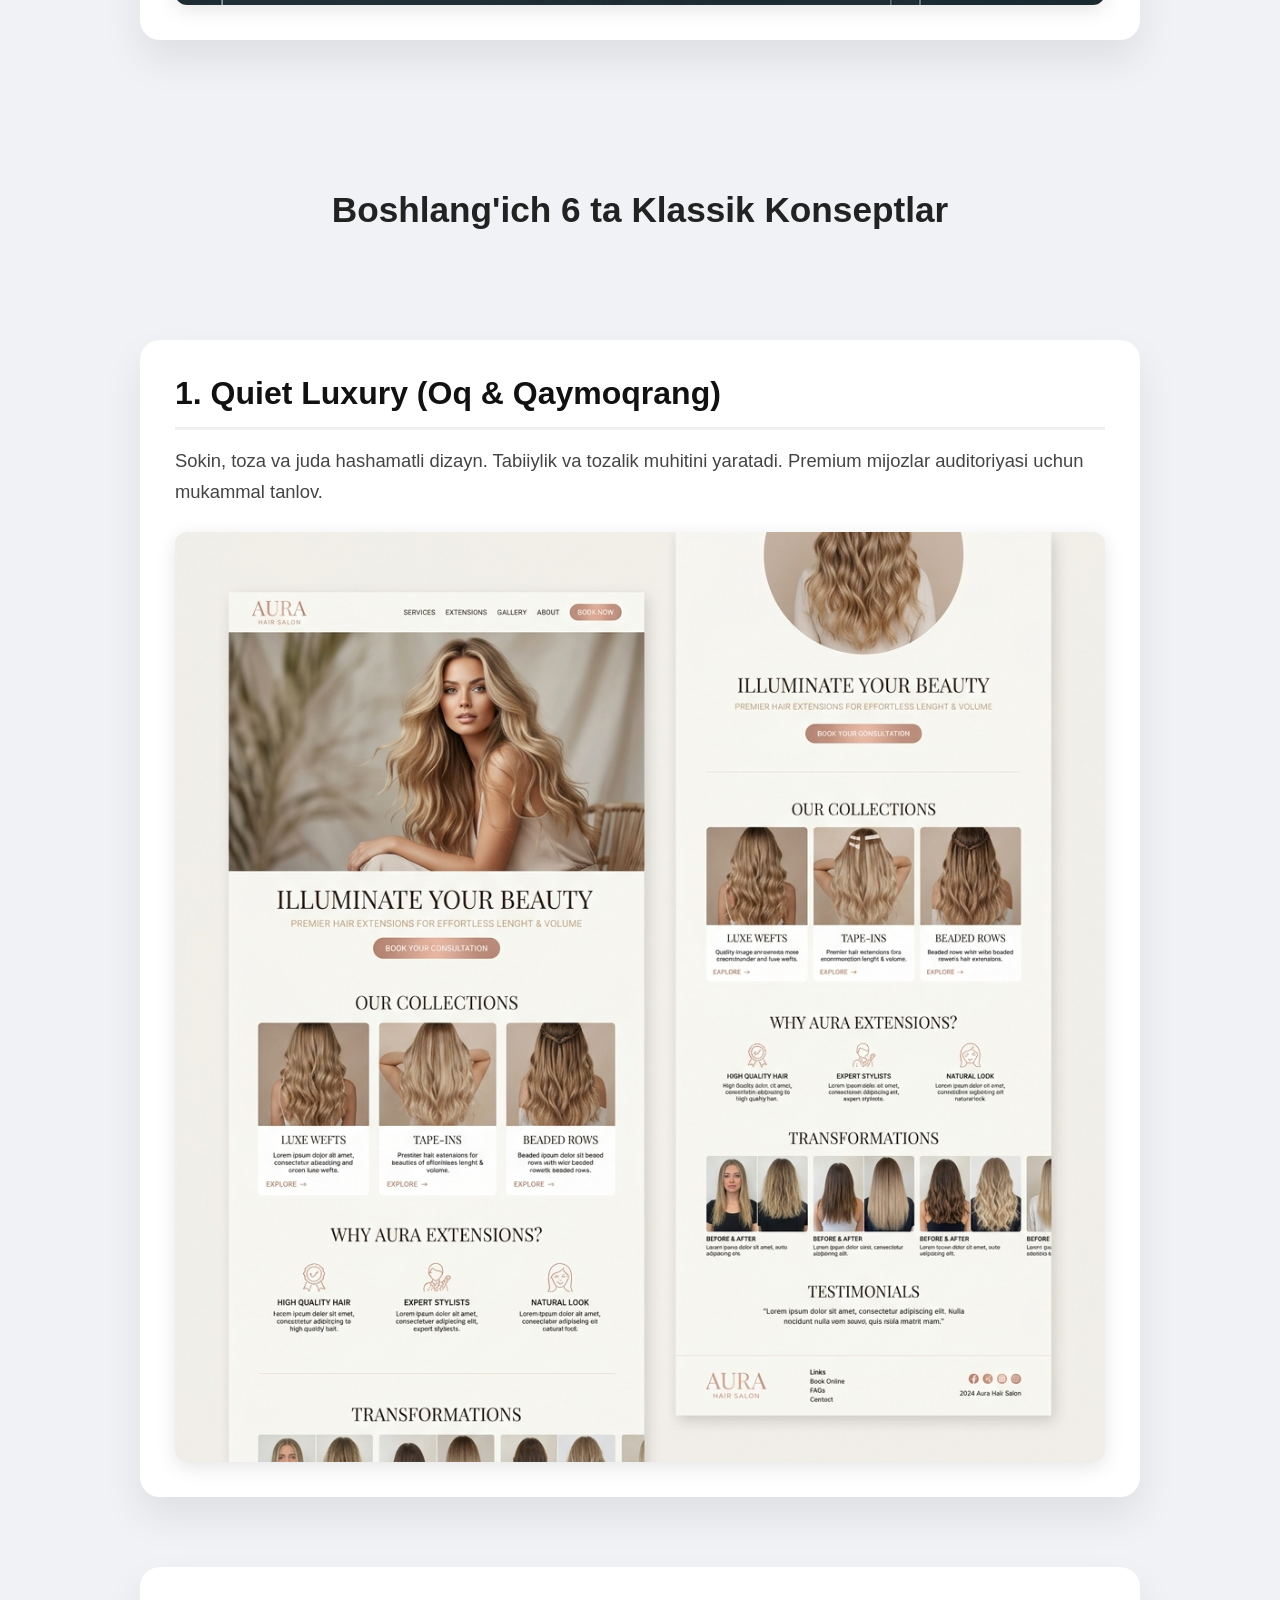
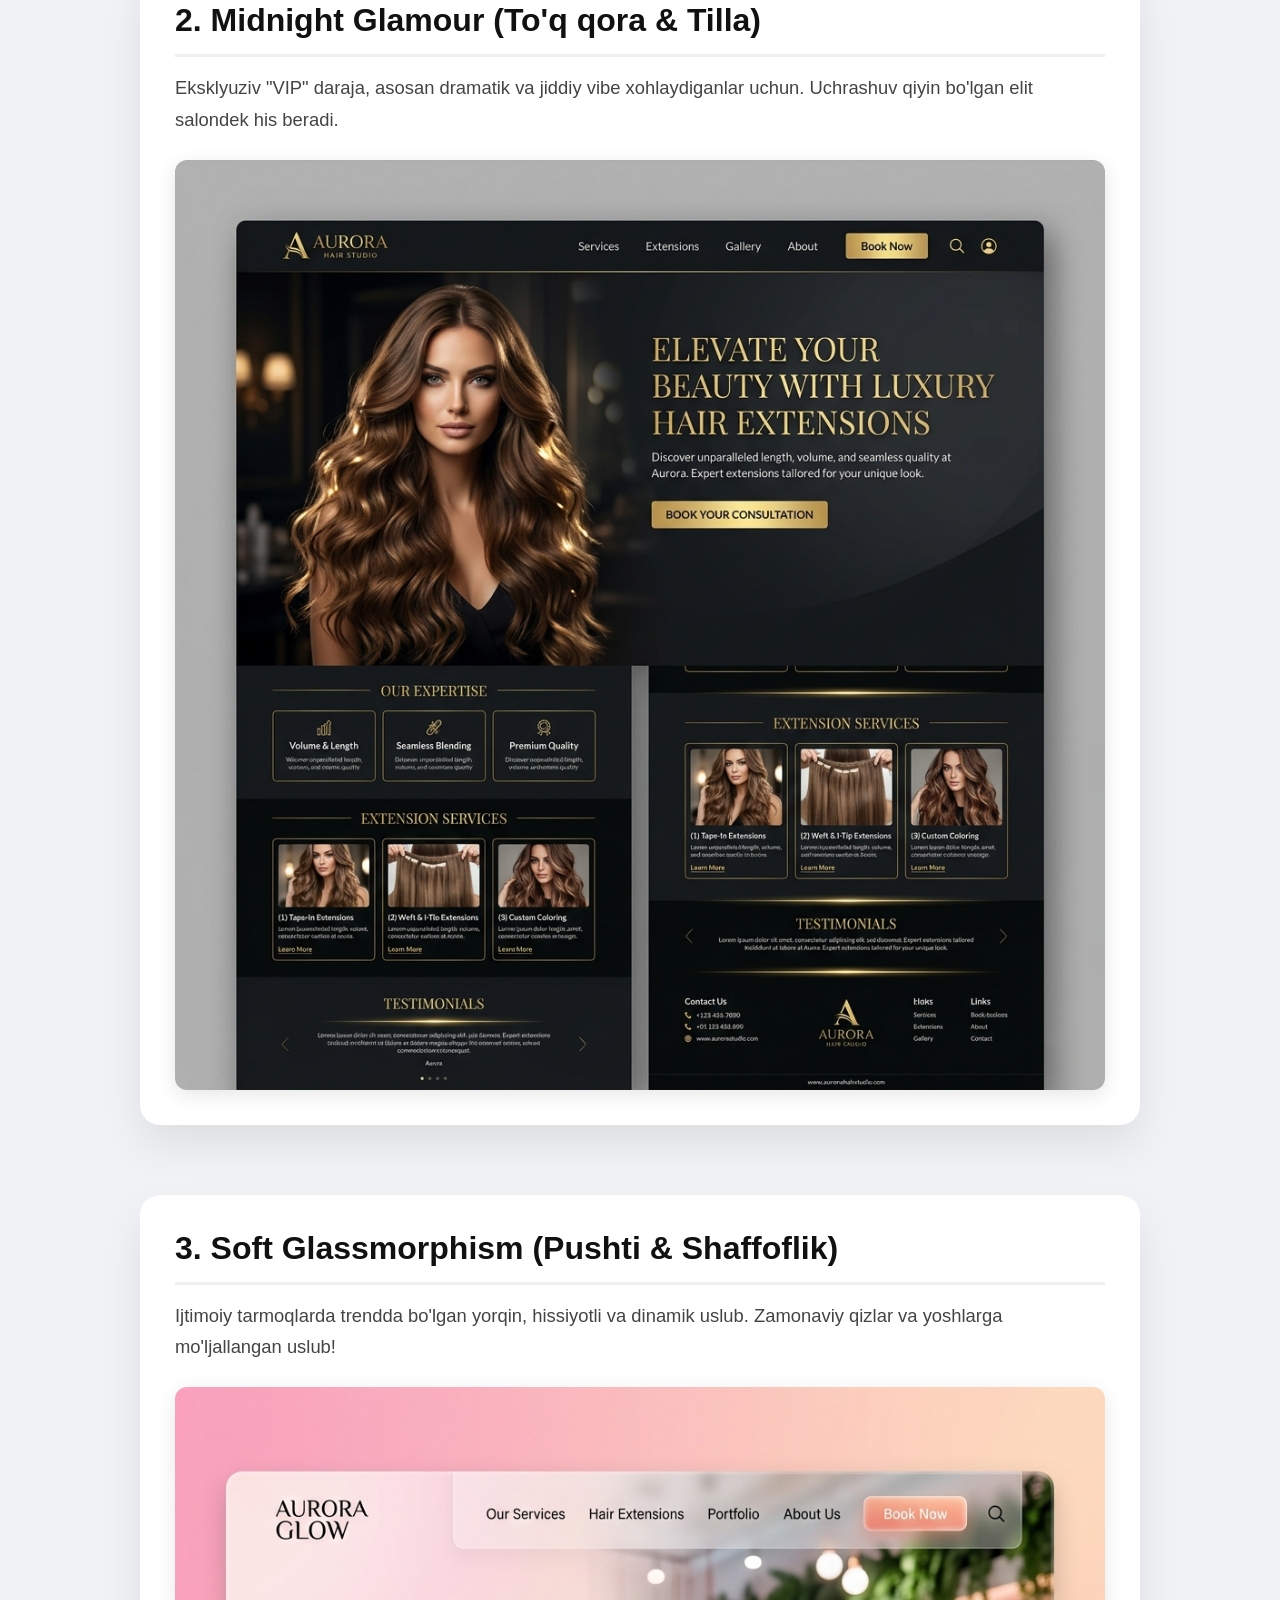
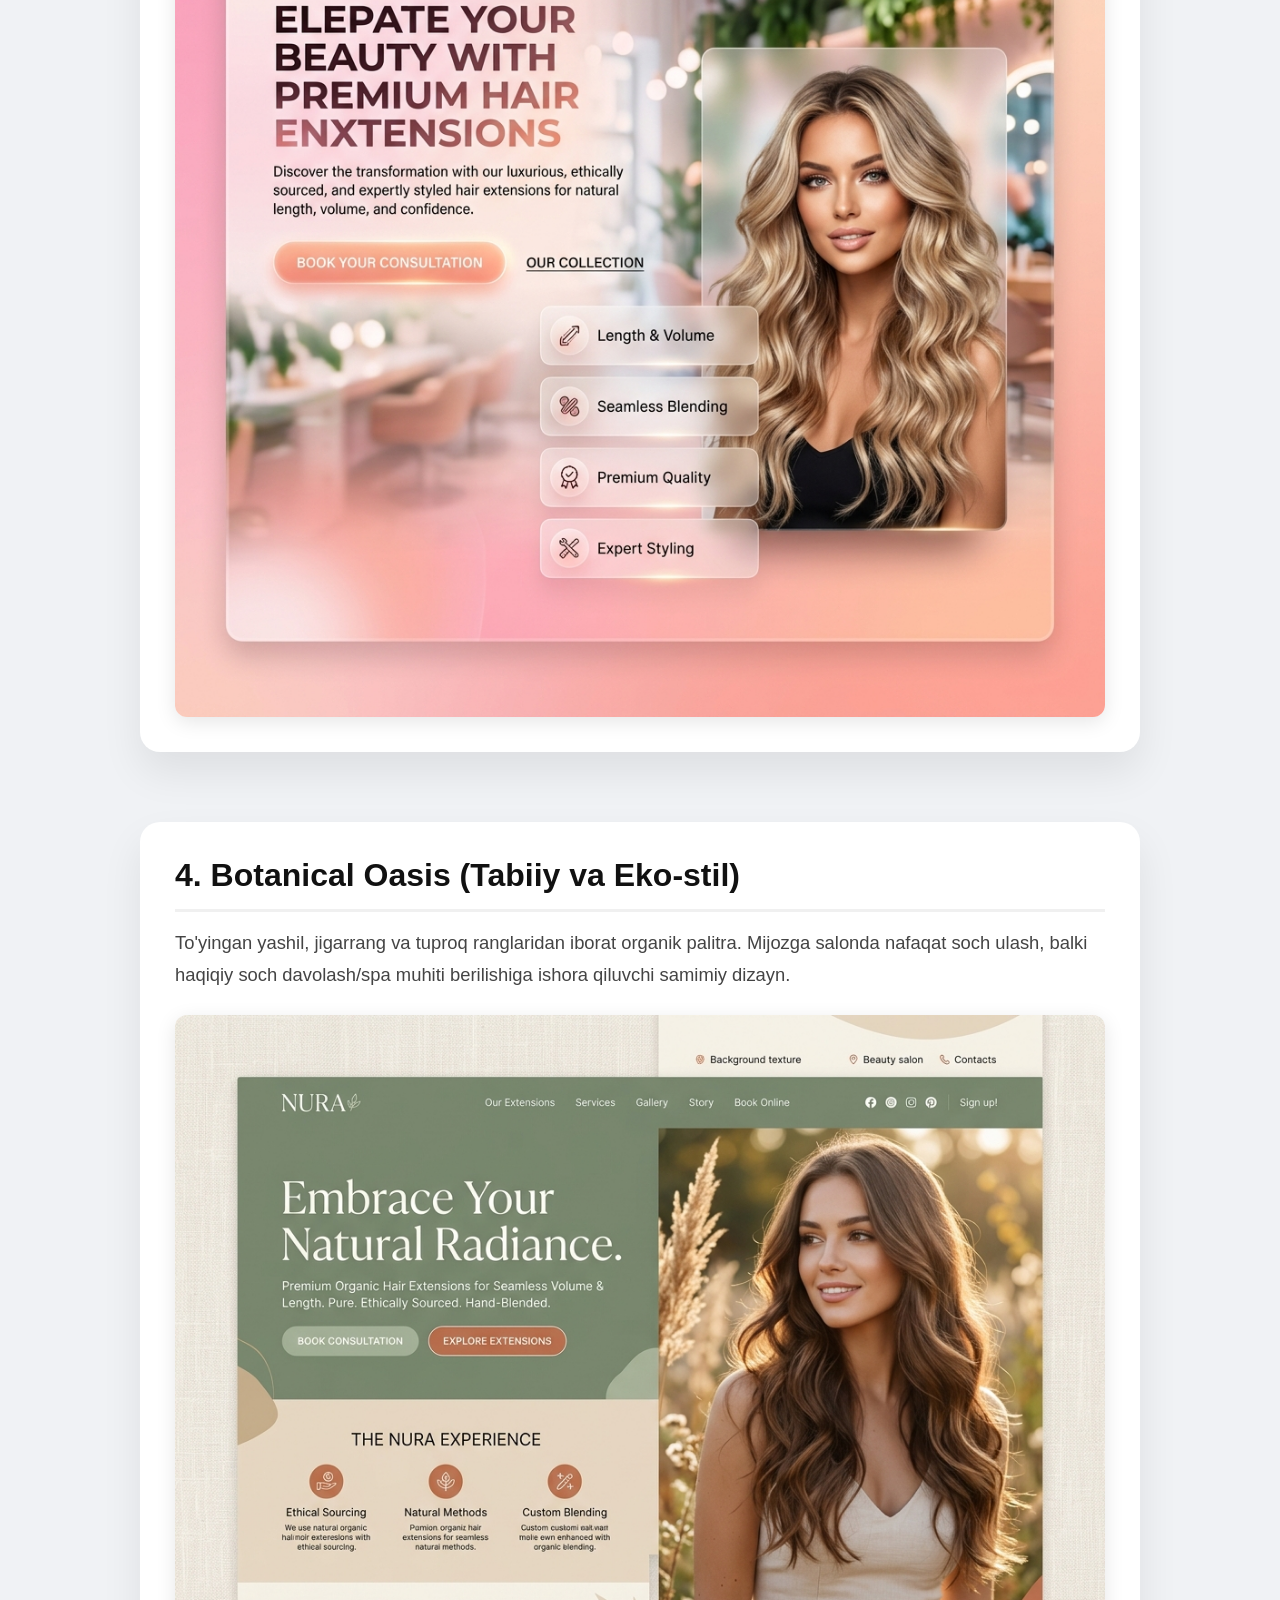
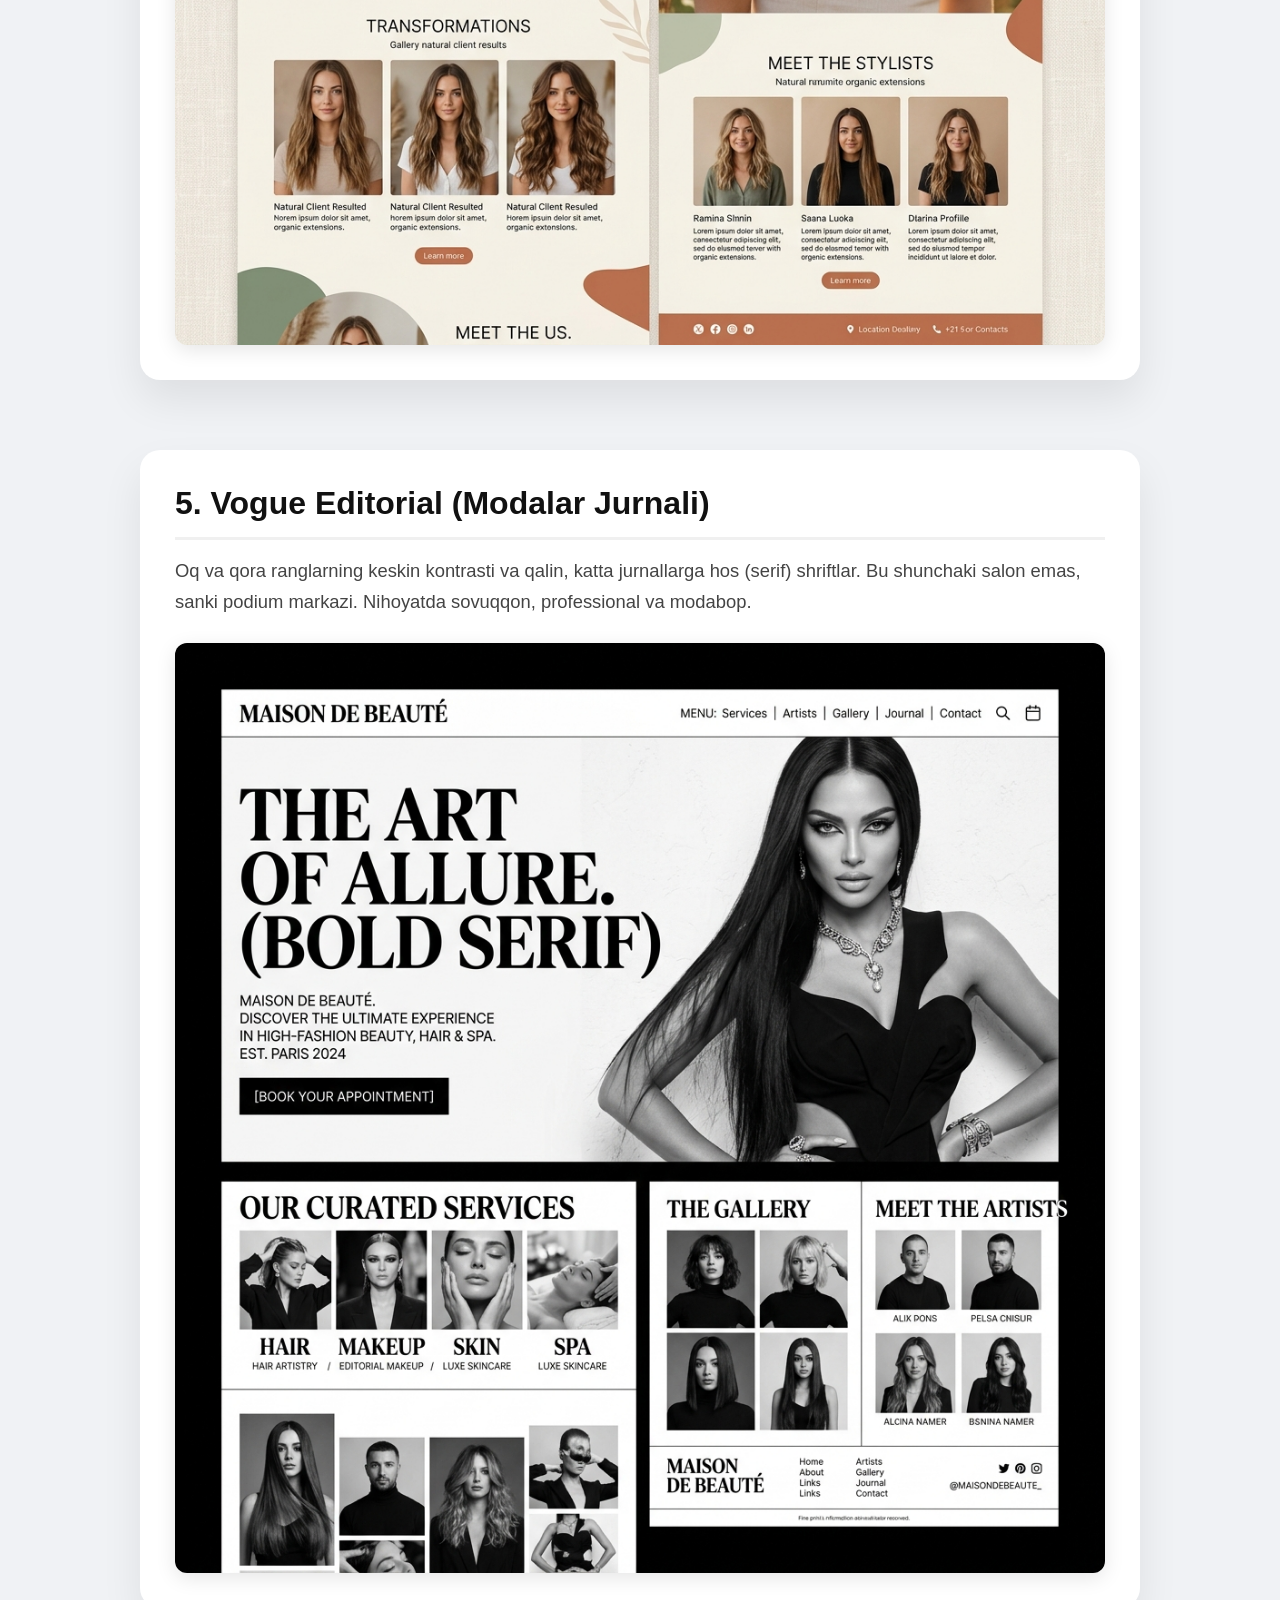
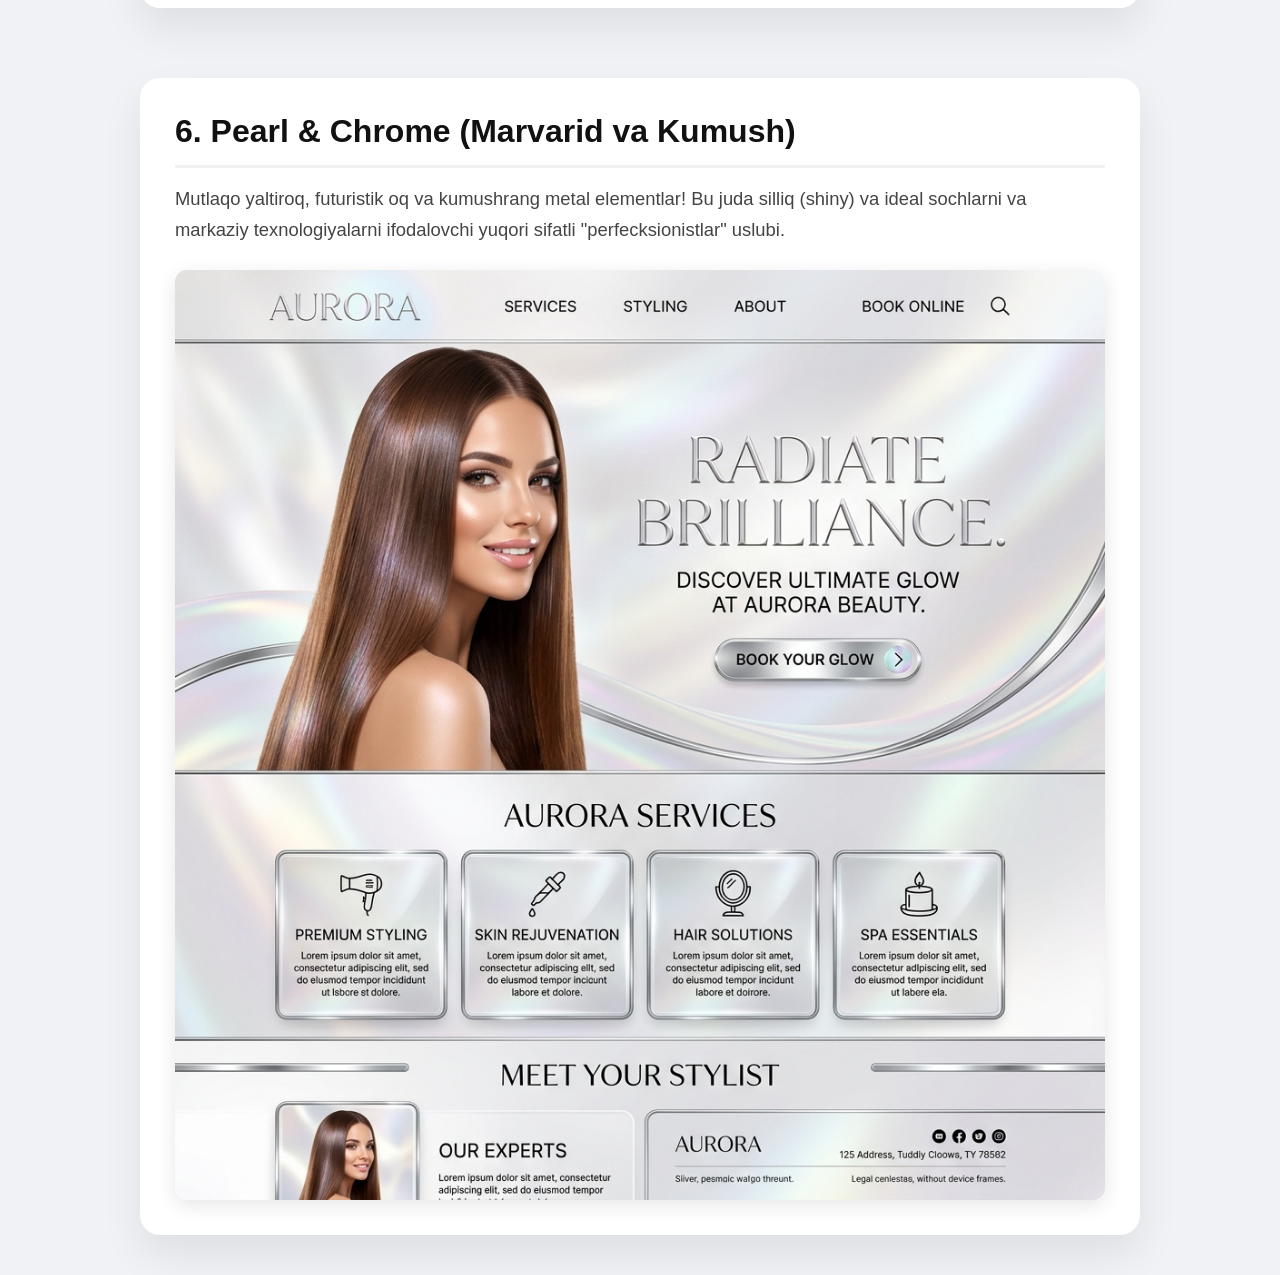
<file: konseptlar.html>
<!DOCTYPE html>
<html lang="uz">
<head>
    <meta charset="UTF-8">
    <meta name="viewport" content="width=device-width, initial-scale=1.0">
    <title>12 xil Go'zallik Saloni Konseptlari</title>
    <style>
        body {
            font-family: 'Segoe UI', Tahoma, Geneva, Verdana, sans-serif;
            background-color: #f0f2f5;
            margin: 0;
            padding: 40px 20px;
            color: #333;
        }
        h1 {
            text-align: center;
            font-size: 3rem;
            margin-bottom: 10px;
            color: #1a1a1a;
        }
        .subtitle {
            text-align: center;
            font-size: 1.2rem;
            color: #555;
            margin-bottom: 60px;
        }
        .gallery-container {
            display: grid;
            grid-template-columns: 1fr;
            gap: 70px;
            max-width: 1000px;
            margin: 0 auto;
        }
        .concept-card {
            background: white;
            border-radius: 20px;
            overflow: hidden;
            box-shadow: 0 20px 40px rgba(0,0,0,0.08);
            padding: 35px;
            text-align: left;
        }
        .concept-title {
            font-size: 2rem;
            font-weight: 800;
            margin-bottom: 15px;
            color: #111;
            border-bottom: 3px solid #f0f0f0;
            padding-bottom: 15px;
            display: flex;
            align-items: center;
            justify-content: space-between;
        }
        .concept-desc {
            font-size: 1.15rem;
            margin-bottom: 25px;
            color: #444;
            line-height: 1.7;
        }
        .mockup-image {
            width: 100%;
            border-radius: 12px;
            box-shadow: 0 5px 20px rgba(0,0,0,0.1);
            display: block;
        }
        .badge {
            background-color: #000;
            color: #fff;
            padding: 6px 15px;
            border-radius: 30px;
            font-size: 1rem;
            font-weight: 600;
        }
        .animation-info {
            background: #f9f9fc;
            padding: 15px;
            border-left: 4px solid #6c5ce7;
            border-radius: 0 8px 8px 0;
            margin-top: 20px;
            font-size: 1rem;
            color: #333;
        }
        .section-header {
            text-align: center;
            font-size: 2.2rem;
            margin: 80px 0 40px 0;
            color: #222;
        }
    </style>
</head>
<body>

    <h1>Eksklyuziv Dizaynlar Kolleksiyasi</h1>
    <p class="subtitle">Raqobatchilarni (volosi.uz) ortda qoldiruvchi 12 ta kuchli konsept</p>

    <div class="gallery-container">

        <!-- NEW 6 CONCEPTS WITH ANIMATION IDEAS -->

        <div class="concept-card">
            <div class="concept-title">7. Liquid Gold (Oqayotgan Oltin) <span class="badge">Sotuv-bop + Animatsiya</span></div>
            <div class="concept-desc">Qora shokolad fonida qimmatbaho tilla (oltin) ranglari. Bu dizayn to'g'ridan-to'g'ri boylik va yuqori darajani, sochning aqlbovar qilmas silliqligini bildiradi.</div>
            <div class="animation-info"><b>Animatsiya Tizimi:</b> Orqa fonda 3D formatidagi tillarang silliq to'lqinlar sekkin oqib harakatlanib turadi. Bu vizual jihatdan silliq sochni eslatib turadi va mijozlarni mutlaqo sehrlab qoladi!</div>
            <img class="mockup-image" src="./assets/7_liquid_gold.png" alt="Liquid Gold" style="margin-top:20px;">
        </div>

        <div class="concept-card">
            <div class="concept-title">8. Neon Cyber-Beauty (Kiber-Go'zallik) <span class="badge">Noyob + Animatsiya</span></div>
            <div class="concept-desc">Neon pushti va binafsha ranglar energiyasi. Hech bir salonda yo'q, stereotiplarni sindiradigan, o'ta jasur va yodda qoladigan dizayn.</div>
            <div class="animation-info"><b>Animatsiya Tizimi:</b> Saytga kirganda neon chiziqlar (lazer nurlari kabi) o'zidan o'zi chizilib, matnlarni yoritib boshlaydi. Judayam interaktiv va go'yoki tungi klub vibedagi VIP salon.</div>
            <img class="mockup-image" src="./assets/8_neon_cyber.png" alt="Neon Cyber" style="margin-top:20px;">
        </div>

        <div class="concept-card">
            <div class="concept-title">9. Matte Monochrome (Matoviy Monoxrom) <span class="badge">Premium + Minimalizm</span></div>
            <div class="concept-desc">Faqatgina och kulrang, oq va teri (nude) ranglari aralashmasi. Hech qanday ortiqcha elementlarsiz toza me'moriy chiziqlar.</div>
            <div class="animation-info"><b>Animatsiya Tizimi:</b> Elementlar ekranga judayam sekin, aniq matematika bilan chiqib keladi. Bu go'zallik saloni mutaxassislari soch ulashda qanchalik "zargar" ekanini psixologik singdiradi.</div>
            <img class="mockup-image" src="./assets/9_matte_monochrome.png" alt="Matte Monochrome" style="margin-top:20px;">
        </div>

        <div class="concept-card">
            <div class="concept-title">10. Velvet Rouge (Baxmal Ehtiros) <span class="badge">Emotsional + Animatsiya</span></div>
            <div class="concept-desc">To'q qizil, bordo (sharob rangi) palitrasi. Uchrashuvlarga, tadbirlarga kiyiladigan eng zo'r liboslarni va haqiqiy ehtirosni uyg'otadigan kuchli energiya.</div>
            <div class="animation-info"><b>Animatsiya Tizimi:</b> Maxsus "Parallax" (chuqurlik) effekti bo'ladi. Sichqonchani surganingizda rasm va yozuvlar ustma-ust xuddi qalin baxmal matosi kabi siljiydi. O'ta qimmat effekt!</div>
            <img class="mockup-image" src="./assets/10_velvet_rouge.png" alt="Velvet Rouge" style="margin-top:20px;">
        </div>

        <div class="concept-card">
            <div class="concept-title">11. Ethereal Air (Samoviy Yengillik) <span class="badge">Air Cap ga Mos!</span></div>
            <div class="concept-desc">Och havorang va mutlaq oq rang. Konkurentingizning "Air Cap (Nevesomoe)" g'oyasi uchun eng mukammal variant, chunki bu dizayn huddi osmondek yengil hissiyot beradi.</div>
            <div class="animation-info"><b>Animatsiya Tizimi:</b> Orqa fonda judayam shaffof bulutlar yoki harir mato shamolda hilpirab turgandek effekt qilib beraman. Bu mijozlarga mijozning sochi qo'pol emas, qanchalik teginishga yumshoq bo'lishini his qildiradi.</div>
            <img class="mockup-image" src="./assets/11_ethereal_angel.png" alt="Ethereal Angel" style="margin-top:20px;">
        </div>

        <div class="concept-card">
            <div class="concept-title">12. Geometric Tech (Texnologik Go'zallik) <span class="badge">Ishonch + Animatsiya</span></div>
            <div class="concept-desc">O'tkir to'g'ri chiziqlar (chertyoj kabi), shaffof oyna effektlari. Mijozingiz soch ulashda eng so'nggi zamonaviy texnologiya (Xavfsiz, sifatli) apparatlardan/usullardan foydalanishini ko'rsatib, 100% ishonch beradi.</div>
            <div class="animation-info"><b>Animatsiya Tizimi:</b> Xizmat narxlari va "Nega aynan biz?" qismini ustiga borganda, animatsion "hisob-kitob" vizual chiziqlari chiziladi. 0% "xato" (brak) ekanligini bildiradi.</div>
            <img class="mockup-image" src="./assets/12_geometric_tech.png" alt="Geometric Tech" style="margin-top:20px;">
        </div>

        <h2 class="section-header">Boshlang'ich 6 ta Klassik Konseptlar</h2>

        <!-- Concept 1 -->
        <div class="concept-card">
            <div class="concept-title">1. Quiet Luxury (Oq & Qaymoqrang)</div>
            <div class="concept-desc">Sokin, toza va juda hashamatli dizayn. Tabiiylik va tozalik muhitini yaratadi. Premium mijozlar auditoriyasi uchun mukammal tanlov.</div>
            <img class="mockup-image" src="./assets/1_quiet_luxury.png" alt="Quiet Luxury">
        </div>

        <!-- Concept 2 -->
        <div class="concept-card">
            <div class="concept-title">2. Midnight Glamour (To'q qora & Tilla)</div>
            <div class="concept-desc">Eksklyuziv "VIP" daraja, asosan dramatik va jiddiy vibe xohlaydiganlar uchun. Uchrashuv qiyin bo'lgan elit salondek his beradi.</div>
            <img class="mockup-image" src="./assets/2_midnight_glamour.png" alt="Midnight Glamour">
        </div>

        <!-- Concept 3 -->
        <div class="concept-card">
            <div class="concept-title">3. Soft Glassmorphism (Pushti & Shaffoflik)</div>
            <div class="concept-desc">Ijtimoiy tarmoqlarda trendda bo'lgan yorqin, hissiyotli va dinamik uslub. Zamonaviy qizlar va yoshlarga mo'ljallangan uslub!</div>
            <img class="mockup-image" src="./assets/3_modern_glassmorphism.png" alt="Soft Glassmorphism">
        </div>

        <!-- Concept 4 -->
        <div class="concept-card">
            <div class="concept-title">4. Botanical Oasis (Tabiiy va Eko-stil) </div>
            <div class="concept-desc">To'yingan yashil, jigarrang va tuproq ranglaridan iborat organik palitra. Mijozga salonda nafaqat soch ulash, balki haqiqiy soch davolash/spa muhiti berilishiga ishora qiluvchi samimiy dizayn.</div>
            <img class="mockup-image" src="./assets/4_eco_botanical.png" alt="Botanical Oasis">
        </div>

        <!-- Concept 5 -->
        <div class="concept-card">
            <div class="concept-title">5. Vogue Editorial (Modalar Jurnali) </div>
            <div class="concept-desc">Oq va qora ranglarning keskin kontrasti va qalin, katta jurnallarga hos (serif) shriftlar. Bu shunchaki salon emas, sanki podium markazi. Nihoyatda sovuqqon, professional va modabop.</div>
            <img class="mockup-image" src="./assets/5_vogue_editorial.png" alt="Vogue Editorial">
        </div>

        <!-- Concept 6 -->
        <div class="concept-card">
            <div class="concept-title">6. Pearl & Chrome (Marvarid va Kumush) </div>
            <div class="concept-desc">Mutlaqo yaltiroq, futuristik oq va kumushrang metal elementlar! Bu juda silliq (shiny) va ideal sochlarni va markaziy texnologiyalarni ifodalovchi yuqori sifatli "perfecksionistlar" uslubi.</div>
            <img class="mockup-image" src="./assets/6_pearl_chrome.png" alt="Pearl & Chrome">
        </div>

    </div>

</body>
</html>
</file>
<file: style.css>
:root {
    --primary: #ff8c82;
    --primary-glow: rgba(255, 140, 130, 0.4);
    --bg-light: #fff5f2;
    --text-main: #2b2b2b;
    --text-muted: #5e5e5e;
    --glass-bg: rgba(255, 255, 255, 0.45);
    --glass-border: rgba(255, 255, 255, 0.6);
    --glass-shadow: 0 8px 32px 0 rgba(255, 120, 120, 0.08);
}

* {
    margin: 0;
    padding: 0;
    box-sizing: border-box;
}

body {
    font-family: 'Inter', sans-serif;
    color: var(--text-main);
    background-color: var(--bg-light);
    overflow-x: hidden;
    position: relative;
    line-height: 1.6;
}

h1, h2, h3, h4, .logo {
    font-family: 'Playfair Display', serif;
}

/* Background Shapes for Glassmorphism */
.bg-shape {
    display: none;
}

.bg-shape-1 {
    width: 600px;
    height: 600px;
    background: rgba(255, 172, 172, 0.5);
    top: -100px;
    left: -150px;
}

.bg-shape-2 {
    width: 800px;
    height: 800px;
    background: rgba(255, 222, 169, 0.5);
    top: 20%;
    right: -200px;
}

.bg-shape-3 {
    width: 500px;
    height: 500px;
    background: rgba(255, 150, 200, 0.3);
    bottom: -10%;
    left: 20%;
}

/* Glassmorphism utility */
.glass {
    background: var(--glass-bg);
    backdrop-filter: blur(16px);
    -webkit-backdrop-filter: blur(16px);
    border: 1px solid var(--glass-border);
    box-shadow: var(--glass-shadow);
}

/* Navbar */
.navbar {
    display: flex;
    justify-content: space-between;
    align-items: center;
    padding: 20px 8%;
    position: fixed;
    top: 0;
    width: 100%;
    z-index: 1000;
    transition: 0.3s cubic-bezier(0.4, 0, 0.2, 1);
}

.navbar.scrolled {
    background: rgba(255, 255, 255, 0.7);
    backdrop-filter: blur(20px);
    box-shadow: 0 4px 30px rgba(0, 0, 0, 0.05);
    border-bottom: 1px solid rgba(255,255,255,0.8);
    padding: 15px 8%;
}

.logo {
    font-size: 1.8rem;
    font-weight: 700;
    letter-spacing: 1px;
}

.logo span {
    font-weight: 300;
    color: var(--primary);
}

/* Gold Shimmer Logo */
.gold-shimmer {
    background: linear-gradient(
        90deg,
        #8B6914 0%,
        #C5943A 20%,
        #FFD700 40%,
        #FFF8DC 50%,
        #FFD700 60%,
        #C5943A 80%,
        #8B6914 100%
    );
    background-size: 300% 100%;
    -webkit-background-clip: text;
    background-clip: text;
    -webkit-text-fill-color: transparent;
    animation: goldShimmer 3s linear infinite;
}

@keyframes goldShimmer {
    0% { background-position: 100% 50%; }
    100% { background-position: -100% 50%; }
}

.nav-links {
    list-style: none;
    display: flex;
    gap: 35px;
}

.nav-links a {
    text-decoration: none;
    color: var(--text-main);
    font-weight: 500;
    font-size: 1.1rem;
    transition: color 0.3s;
}

.nav-links a:hover {
    color: var(--primary);
}

/* Buttons */
.btn {
    padding: 14px 32px;
    border-radius: 30px;
    text-decoration: none;
    font-weight: 600;
    font-size: 1.05rem;
    transition: all 0.3s ease;
    cursor: pointer;
    display: inline-block;
    border: none;
}

.btn-primary {
    background-color: var(--text-main);
    color: white;
}

.btn-primary:hover {
    background-color: var(--primary);
}

.btn-glow {
    background: linear-gradient(135deg, #ff9a9e 0%, #fecfef 99%, #fecfef 100%);
    color: #333;
    box-shadow: 0 10px 20px rgba(255, 154, 158, 0.4);
}

.btn-glow:hover {
    transform: translateY(-3px);
    box-shadow: 0 15px 25px rgba(255, 154, 158, 0.6);
}

.btn-outline {
    background: transparent;
    color: var(--text-main);
    border: 2px solid var(--text-main);
}
.btn-outline-dark {
    background: rgba(255,255,255,0.5);
    color: var(--text-main);
    border: 1px solid rgba(0,0,0,0.1);
}
.btn-outline-dark:hover {
    background: white;
}

/* Lang Switcher */
.lang-switcher {
    display: flex;
    gap: 10px;
    align-items: center;
    background: rgba(255, 255, 255, 0.5);
    backdrop-filter: blur(5px);
    padding: 8px 18px;
    border-radius: 20px;
    font-size: 1rem;
    font-weight: 600;
    color: var(--text-muted);
}
.lang-switcher span {
    cursor: pointer;
    transition: 0.3s;
    padding: 2px 5px;
}
.lang-switcher span:hover {
    color: var(--primary);
}
.lang-switcher span.active {
    color: var(--primary);
    font-weight: 700;
    border-bottom: 2px solid var(--primary);
}

/* Hero Section */
.hero {
    min-height: 100vh;
    display: grid;
    grid-template-columns: 1fr 1fr;
    padding: 120px 8% 40px;
    align-items: center;
    gap: 50px;
    position: relative;
}

.hero-content h1 {
    font-size: 4.5rem;
    line-height: 1.1;
    margin-bottom: 25px;
    color: var(--text-main);
    text-transform: uppercase;
}

.hero-content p {
    font-size: 1.1rem;
    color: var(--text-muted);
    margin-bottom: 35px;
    max-width: 90%;
}

.hero-buttons {
    display: flex;
    gap: 20px;
}

.hero-visual {
    position: relative;
    width: 100%;
    height: 100%;
    display: flex;
    justify-content: center;
    align-items: center;
}

.main-model-card {
    background: var(--glass-bg);
    backdrop-filter: blur(20px);
    border: 1px solid var(--glass-border);
    box-shadow: 0 20px 50px rgba(0,0,0,0.05);
    border-radius: 30px;
    padding: 15px;
    width: 90%;
    height: 80vh;
    position: relative;
    overflow: visible; /* To allow floating labels out of bounds */
}

.model-img {
    width: 100%;
    height: 100%;
    object-fit: cover;
    border-radius: 20px;
}

.floating-label {
    position: absolute;
    background: rgba(255, 255, 255, 0.7);
    backdrop-filter: blur(12px);
    padding: 15px 25px;
    border-radius: 30px;
    border: 1px solid rgba(255, 255, 255, 0.9);
    box-shadow: 0 10px 25px rgba(0,0,0,0.05);
    font-weight: 500;
    display: flex;
    align-items: center;
    gap: 10px;
    animation: float 4s ease-in-out infinite;
}

.floating-label .icon {
    font-size: 1.2rem;
}

.label-1 { top: 20%; left: -15%; animation-delay: 0s; }
.label-2 { top: 40%; right: -10%; animation-delay: 1s; }
.label-3 { bottom: 30%; left: -5%; animation-delay: 2s; }
.label-4 { bottom: 10%; right: 10%; animation-delay: 3s; }

@keyframes float {
    0% { transform: translateY(0px); }
    50% { transform: translateY(-15px); }
    100% { transform: translateY(0px); }
}

/* Common Section Styles */
section {
    padding: 100px 8%;
}

.section-title {
    text-align: center;
    margin-bottom: 60px;
}

.section-title h2 {
    font-size: 3rem;
    margin-bottom: 15px;
}

.section-title p {
    color: var(--text-muted);
    font-size: 1.2rem;
}

/* Benefits Section */
.benefits-grid {
    display: grid;
    grid-template-columns: repeat(3, 1fr);
    gap: 30px;
}

.glass-box {
    background: var(--glass-bg);
    backdrop-filter: blur(16px);
    border: 1px solid var(--glass-border);
    border-radius: 25px;
    padding: 40px 30px;
    transition: transform 0.3s;
}

.glass-box:hover {
    transform: translateY(-10px);
}

.glass-box h3 {
    font-size: 1.5rem;
    margin-bottom: 15px;
    color: #111;
}

/* Pricing */
.pricing-cards {
    display: grid;
    grid-template-columns: repeat(3, 1fr);
    gap: 35px;
    align-items: center;
}

.glass-pricing-card {
    background: rgba(255, 255, 255, 0.4);
    backdrop-filter: blur(20px);
    border: 1px solid var(--glass-border);
    border-radius: 30px;
    padding: 40px;
    text-align: center;
    position: relative;
    transition: 0.3s;
}

.glass-pricing-card:hover {
    background: rgba(255, 255, 255, 0.7);
    box-shadow: 0 20px 40px rgba(0,0,0,0.05);
}

.glass-pricing-card.popular {
    background: rgba(255, 255, 255, 0.6);
    transform: scale(1.05);
    border: 2px solid rgba(255, 140, 130, 0.3);
}

.glass-pricing-card.popular:hover {
    transform: scale(1.08);    
}

.glass-pricing-card h4 {
    font-size: 1.4rem;
    margin-bottom: 10px;
}

.glass-pricing-card .price {
    font-size: 2.5rem;
    font-weight: 700;
    font-family: 'Playfair Display', serif;
    color: var(--primary);
    margin-bottom: 25px;
}

.glass-pricing-card .price span {
    font-size: 1rem;
    color: var(--text-muted);
    font-family: 'Inter', sans-serif;
    font-weight: 400;
}

.glass-pricing-card ul {
    list-style: none;
    margin-bottom: 35px;
    text-align: left;
}

.glass-pricing-card ul li {
    margin-bottom: 15px;
    color: #444;
}

.badge {
    position: absolute;
    top: -15px;
    left: 50%;
    transform: translateX(-50%);
    background: var(--primary);
    color: white;
    padding: 5px 20px;
    border-radius: 20px;
    font-size: 0.8rem;
    font-weight: 600;
    letter-spacing: 1px;
}

/* Footer */
.glass-footer {
    background: rgba(255, 255, 255, 0.3);
    backdrop-filter: blur(30px);
    border-top: 1px solid var(--glass-border);
    padding: 60px 8% 20px;
}

.footer-content {
    display: flex;
    justify-content: space-between;
    margin-bottom: 40px;
}

.footer-brand h3 {
    font-size: 2rem;
    margin-bottom: 10px;
}

.socials {
    margin-top: 15px;
    display: flex;
    gap: 15px;
}

.socials a {
    color: var(--primary);
    font-weight: 600;
    text-decoration: none;
}

.copyright {
    text-align: center;
    padding-top: 20px;
    border-top: 1px solid rgba(0,0,0,0.05);
    color: var(--text-muted);
    font-size: 0.9rem;
}

.mobile-menu-btn {
    display: none;
    font-size: 1.5rem;
    cursor: pointer;
}

/* Responsive */
@media (max-width: 1024px) {
    .hero {
        grid-template-columns: 1fr;
        text-align: center;
        padding-top: 150px;
    }
    .hero-content h1 {
        font-size: 3.5rem;
    }
    .hero-buttons {
        justify-content: center;
    }
    .benefits-grid, .pricing-cards {
        grid-template-columns: 1fr;
    }
    .glass-pricing-card.popular {
        transform: scale(1);
    }
    .nav-links, .navbar .btn-primary {
        display: none;
    }
    .mobile-menu-btn {
        display: block;
    }
    .floating-label {
        position: static;
        margin: 10px auto;
        width: fit-content;
        animation: none;
    }
    .main-model-card {
        height: auto;
    }
}

.welcome-nod {
    animation: nodEffect 3s cubic-bezier(0.25, 1, 0.5, 1) forwards !important;
    transform-origin: center center;
    border-radius: 0;
}

@keyframes nodEffect {
    0% {
        transform: perspective(1000px) rotateX(15deg) rotateY(-15deg) scale(1) translateY(15px);
        filter: saturate(0.8) brightness(0.8);
    }
    100% {
        transform: perspective(1000px) rotateX(0deg) rotateY(0deg) scale(1.1) translateY(0);
        filter: saturate(1) brightness(1);
    }
}

/* Aura Glow behind video */
.hero-visual::before {
    content: '';
    position: absolute;
    top: 50%;
    left: 50%;
    transform: translate(-50%, -50%);
    width: 420px;
    height: 550px;
    background: radial-gradient(ellipse, rgba(255, 154, 158, 0.5) 0%, rgba(254, 207, 239, 0.3) 40%, transparent 70%);
    border-radius: 50%;
    z-index: -1;
    animation: auraGlow 4s ease-in-out infinite alternate;
}

@keyframes auraGlow {
    0% { opacity: 0.6; transform: translate(-50%, -50%) scale(1); }
    100% { opacity: 1; transform: translate(-50%, -50%) scale(1.15); }
}

/* Sparkle particles */
.sparkle {
    position: absolute;
    width: 6px;
    height: 6px;
    background: radial-gradient(circle, rgba(255, 200, 150, 0.9), transparent);
    border-radius: 50%;
    pointer-events: none;
    animation: sparkleAnim 3s ease-in-out infinite;
    z-index: 5;
}

.sparkle:nth-child(2) { width: 4px; height: 4px; animation-delay: 0.5s; animation-duration: 2.5s; }
.sparkle:nth-child(3) { width: 8px; height: 8px; animation-delay: 1s; animation-duration: 4s; }
.sparkle:nth-child(4) { width: 3px; height: 3px; animation-delay: 1.5s; animation-duration: 3.5s; }
.sparkle:nth-child(5) { width: 5px; height: 5px; animation-delay: 2s; animation-duration: 2.8s; }
.sparkle:nth-child(6) { width: 4px; height: 4px; animation-delay: 0.8s; animation-duration: 3.2s; }

@keyframes sparkleAnim {
    0% { opacity: 0; transform: translateY(0) scale(0); }
    50% { opacity: 1; transform: translateY(-20px) scale(1); }
    100% { opacity: 0; transform: translateY(-40px) scale(0); }
}

/* Scroll down indicator */
.scroll-indicator {
    position: absolute;
    bottom: 30px;
    left: 50%;
    transform: translateX(-50%);
    display: flex;
    flex-direction: column;
    align-items: center;
    gap: 8px;
    color: var(--text-muted);
    font-size: 0.8rem;
    letter-spacing: 2px;
    text-transform: uppercase;
    animation: scrollBounce 2s ease-in-out infinite;
}

.scroll-indicator span {
    font-size: 1.4rem;
}

@keyframes scrollBounce {
    0%, 100% { transform: translateX(-50%) translateY(0); opacity: 0.5; }
    50% { transform: translateX(-50%) translateY(10px); opacity: 1; }
}

/* Floating Button */
.float-btn {
    position: fixed;
    width: 65px;
    height: 65px;
    bottom: 30px;
    right: 30px;
    background: linear-gradient(135deg, #ff9a9e 0%, #fecfef 100%);
    color: #333;
    border-radius: 50%;
    text-align: center;
    box-shadow: 0 10px 20px rgba(255, 140, 130, 0.4);
    z-index: 1000;
    display: flex;
    justify-content: center;
    align-items: center;
    text-decoration: none;
    font-size: 1.8rem;
    animation: pulse 2s infinite;
}
.float-btn:hover {
    transform: scale(1.1);
}
@keyframes pulse {
    0% { transform: scale(1); box-shadow: 0 0 0 0 rgba(255, 140, 130, 0.7); }
    70% { transform: scale(1); box-shadow: 0 0 0 15px rgba(255, 140, 130, 0); }
    100% { transform: scale(1); box-shadow: 0 0 0 0 rgba(255, 140, 130, 0); }
}

/* Testimonials */
.testimonials-grid {
    display: grid;
    grid-template-columns: repeat(3, 1fr);
    gap: 30px;
}
.stars {
    margin-bottom: 15px;
    font-size: 1.2rem;
}
.testimonials p {
    font-size: 1rem;
    font-style: italic;
    color: var(--text-muted);
    margin-bottom: 20px;
}
@media (max-width: 1024px) {
    .testimonials-grid { grid-template-columns: 1fr; }
}

/* Accordion */
.accordion-item.active .accordion-content {
    max-height: 500px !important;
}
.accordion-item.active .icon {
    transform: rotate(45deg);
    color: var(--primary);
}

/* ====================== */
/* MOBILE RESPONSIVE CSS  */
/* ====================== */

/* Tablet */
@media (max-width: 1024px) {
    .hero {
        grid-template-columns: 1fr;
        text-align: center;
        padding: 100px 5% 40px;
        gap: 30px;
    }

    .hero-content h1 {
        font-size: 3rem;
    }

    .hero-buttons {
        justify-content: center;
    }

    .hero-visual {
        justify-content: center;
    }

    .hero-visual .glass-card {
        width: 300px !important;
    }

    .floating-label {
        display: none;
    }

    .sparkle {
        display: none;
    }

    .scroll-indicator {
        display: none;
    }

    .services-grid {
        grid-template-columns: repeat(2, 1fr) !important;
    }

    .benefits-grid {
        grid-template-columns: 1fr 1fr;
    }

    .pricing-grid {
        grid-template-columns: 1fr;
        gap: 25px;
    }
}

/* Mobile */
@media (max-width: 768px) {
    .navbar {
        padding: 12px 5%;
    }

    .nav-links {
        display: none;
        position: fixed;
        top: 0;
        left: 0;
        width: 100%;
        height: 100vh;
        background: rgba(255, 245, 238, 0.98);
        backdrop-filter: blur(20px);
        flex-direction: column;
        justify-content: center;
        align-items: center;
        gap: 30px;
        z-index: 999;
    }

    .nav-links.active {
        display: flex;
    }

    .nav-links a {
        font-size: 1.4rem;
    }

    .hamburger {
        display: flex !important;
    }

    .hero {
        grid-template-columns: 1fr;
        text-align: center;
        padding: 90px 5% 30px;
        gap: 25px;
        min-height: auto;
    }

    .hero-content h1 {
        font-size: 2.2rem;
        line-height: 1.2;
    }

    .hero-content p {
        font-size: 0.95rem;
    }

    .hero-buttons {
        justify-content: center;
        flex-wrap: wrap;
        gap: 12px;
    }

    .btn {
        padding: 12px 24px;
        font-size: 0.9rem;
    }

    .hero-visual {
        justify-content: center;
        order: -1;
    }

    .hero-visual .glass-card {
        width: 280px !important;
    }

    .aura-glow, .hero-visual::before {
        display: none;
    }

    .services-grid {
        grid-template-columns: 1fr !important;
        padding: 0 3% !important;
        gap: 20px !important;
    }

    .benefits-grid {
        grid-template-columns: 1fr;
        gap: 20px;
    }

    .section-title h2 {
        font-size: 2rem;
    }

    .section-title p {
        font-size: 0.9rem;
    }

    .pricing-grid {
        grid-template-columns: 1fr;
        padding: 0 3%;
        gap: 20px;
    }

    .footer-content {
        grid-template-columns: 1fr;
        text-align: center;
        gap: 25px;
    }

    .socials {
        justify-content: center;
    }

    .logo span {
        font-size: 2rem !important;
    }

    .lang-switcher {
        font-size: 0.85rem;
        padding: 5px 12px;
    }

    .float-btn {
        width: 50px;
        height: 50px;
        bottom: 20px;
        right: 20px;
    }

    .testimonials-grid {
        grid-template-columns: 1fr;
    }
}

/* Small phones */
@media (max-width: 480px) {
    .hero-content h1 {
        font-size: 1.8rem;
    }

    .hero-visual .glass-card {
        width: 250px !important;
    }

    .section-title h2 {
        font-size: 1.6rem;
    }

    .btn {
        padding: 10px 20px;
        font-size: 0.85rem;
    }

    .glass-box {
        padding: 15px !important;
    }

    .glass-box img {
        height: 180px !important;
    }

    .navbar {
        padding: 10px 4%;
    }

    .logo span {
        font-size: 1.6rem !important;
    }
}
</file>
